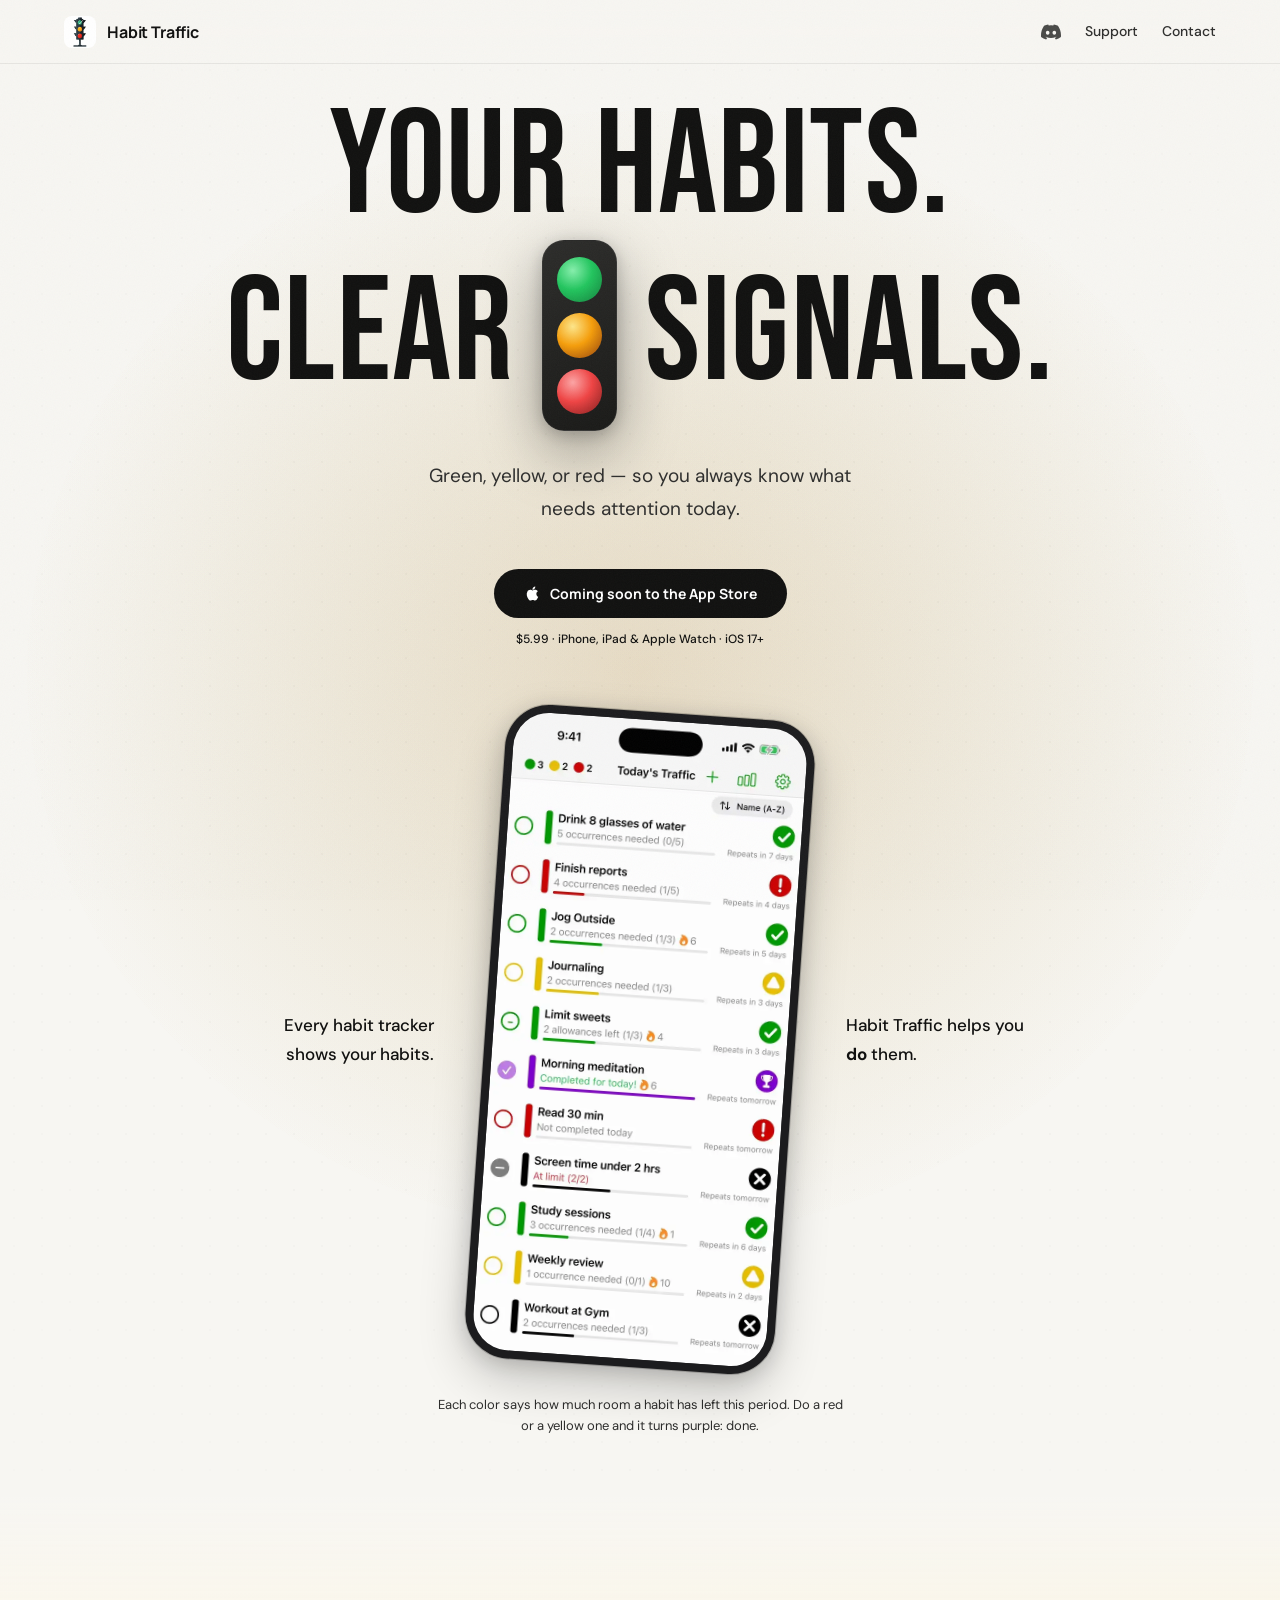
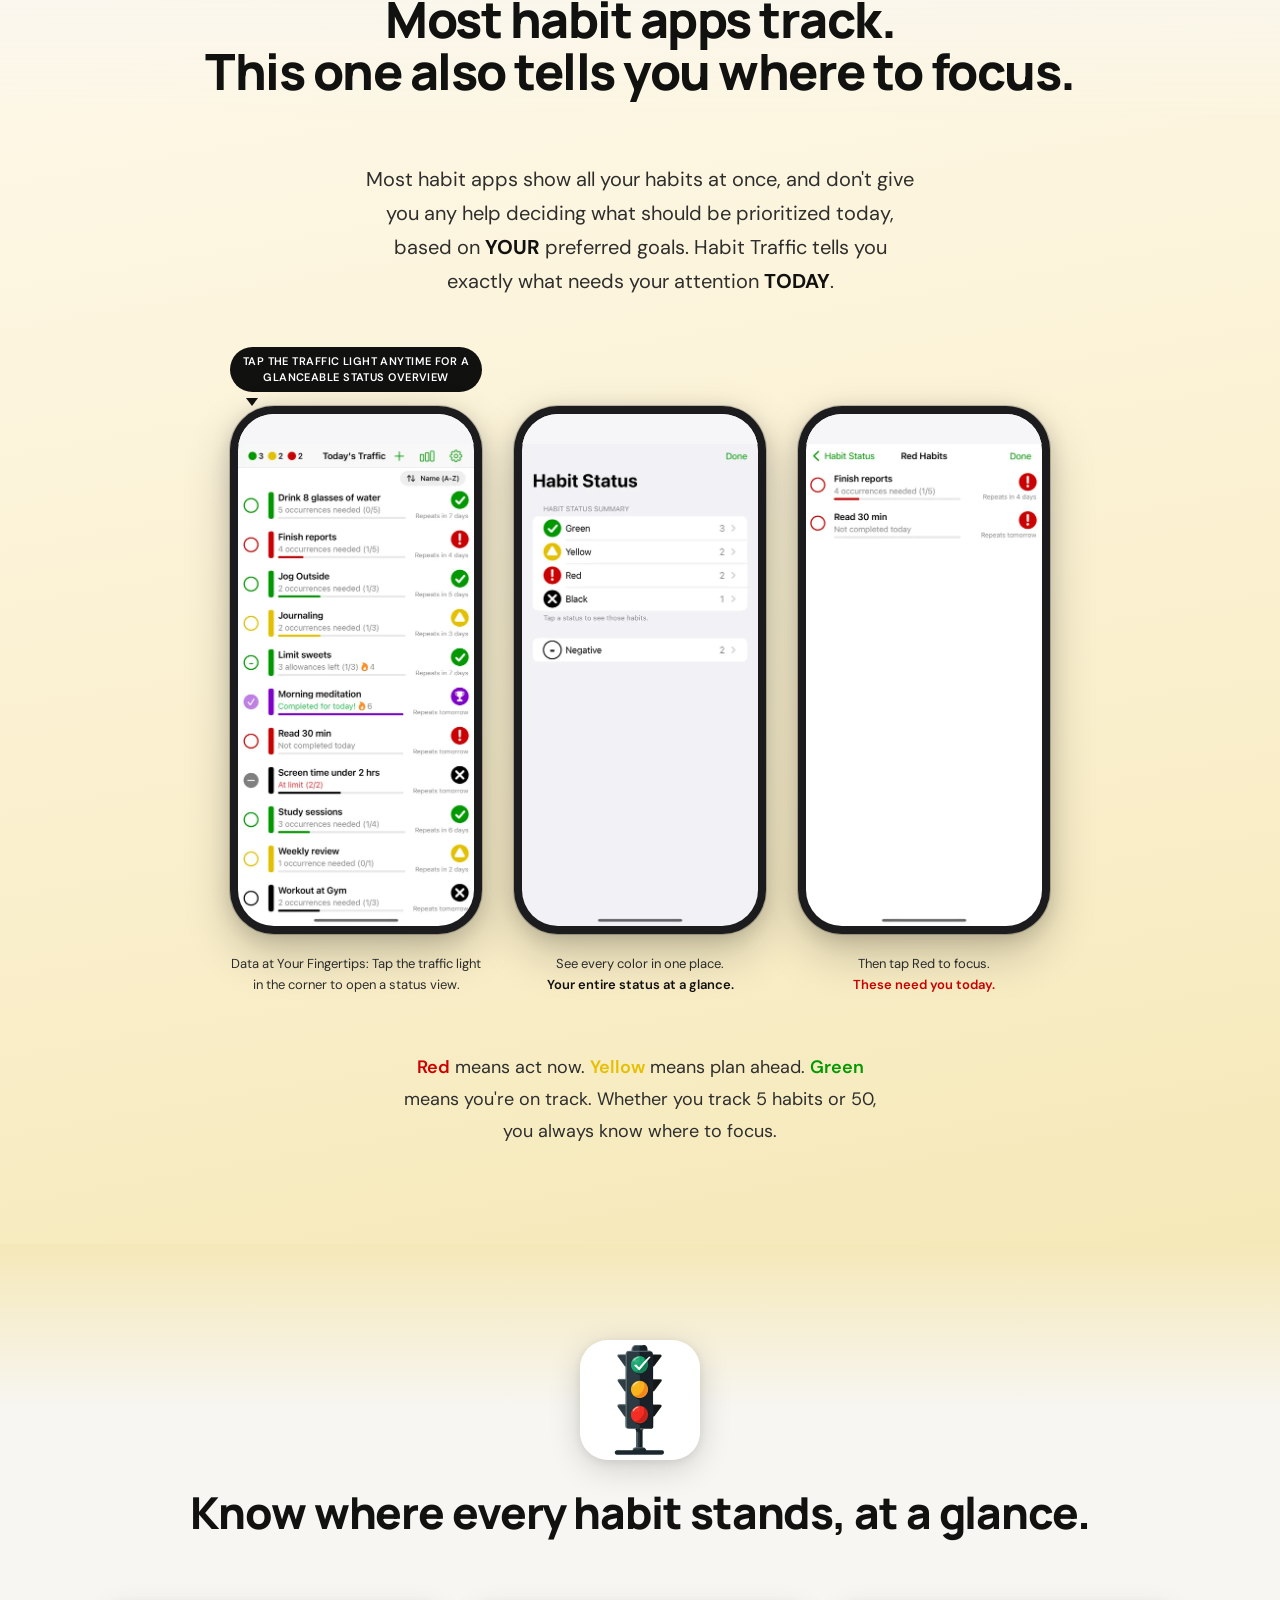
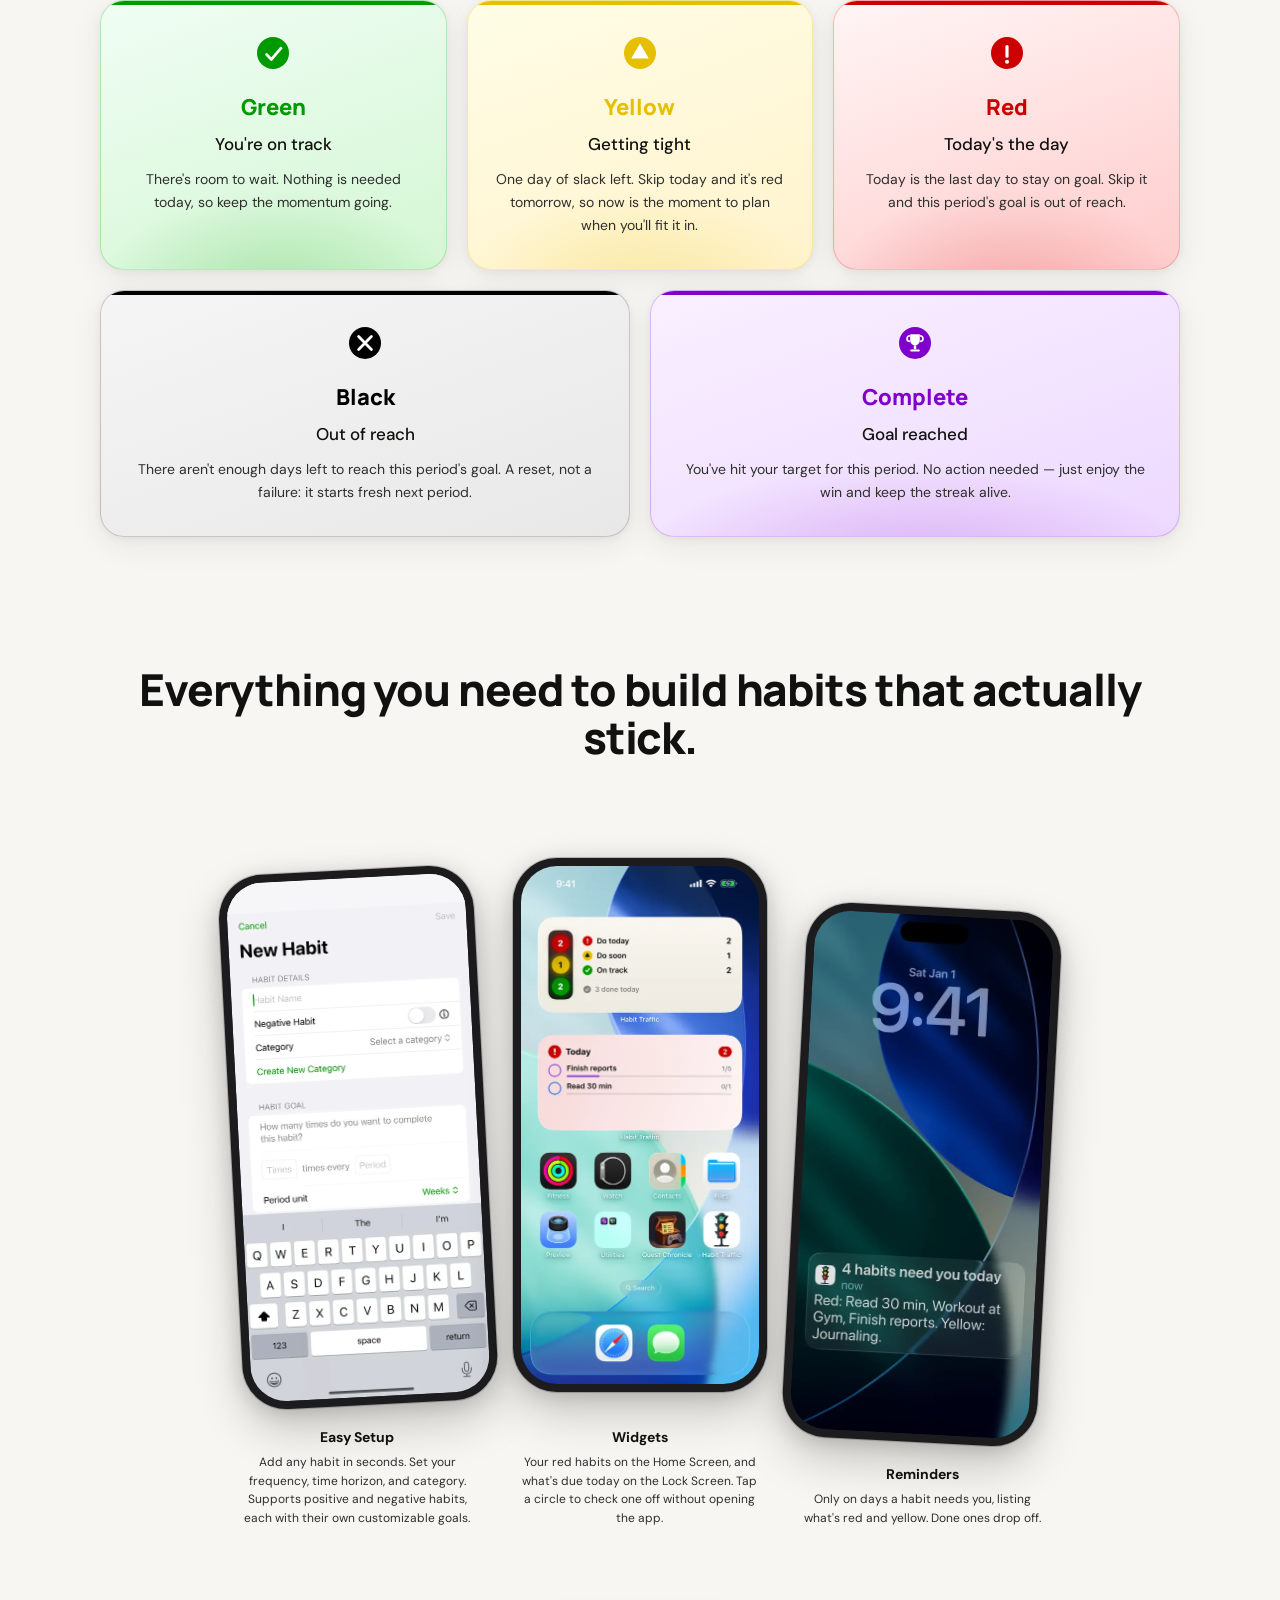
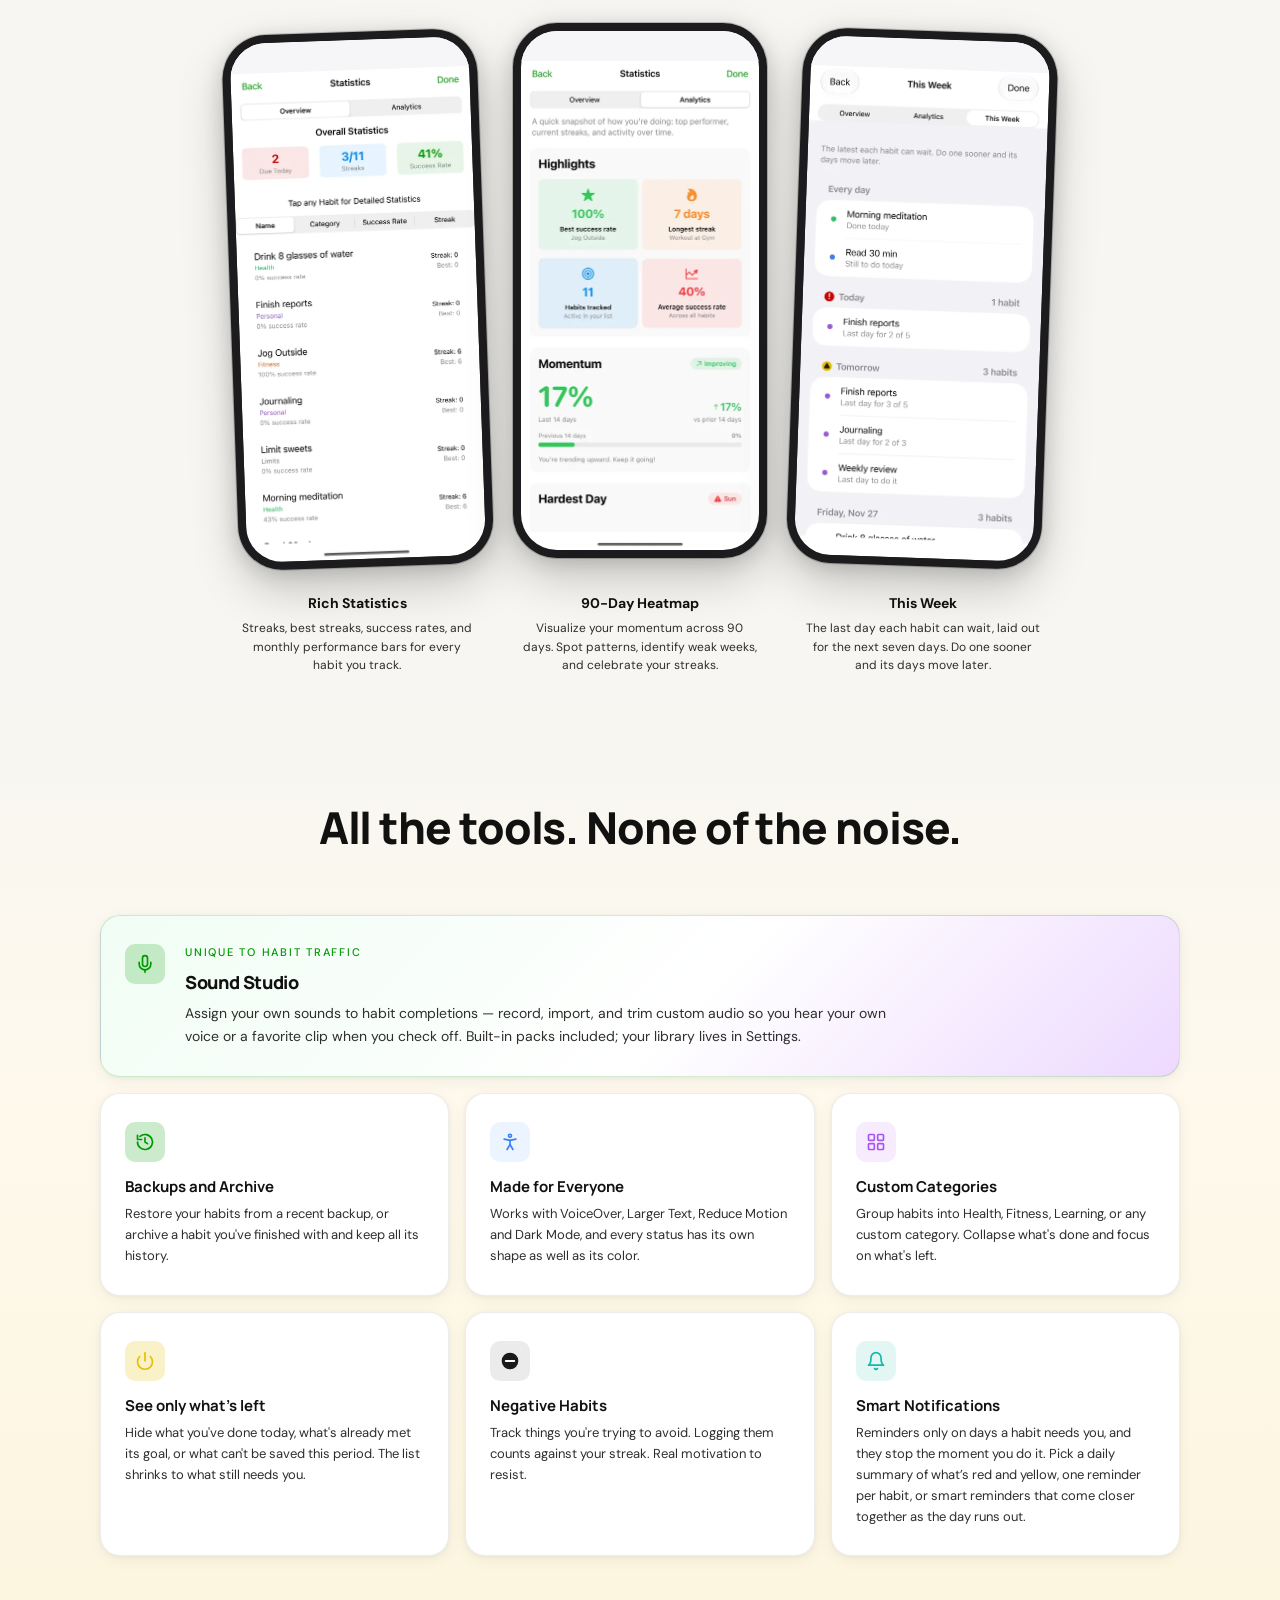
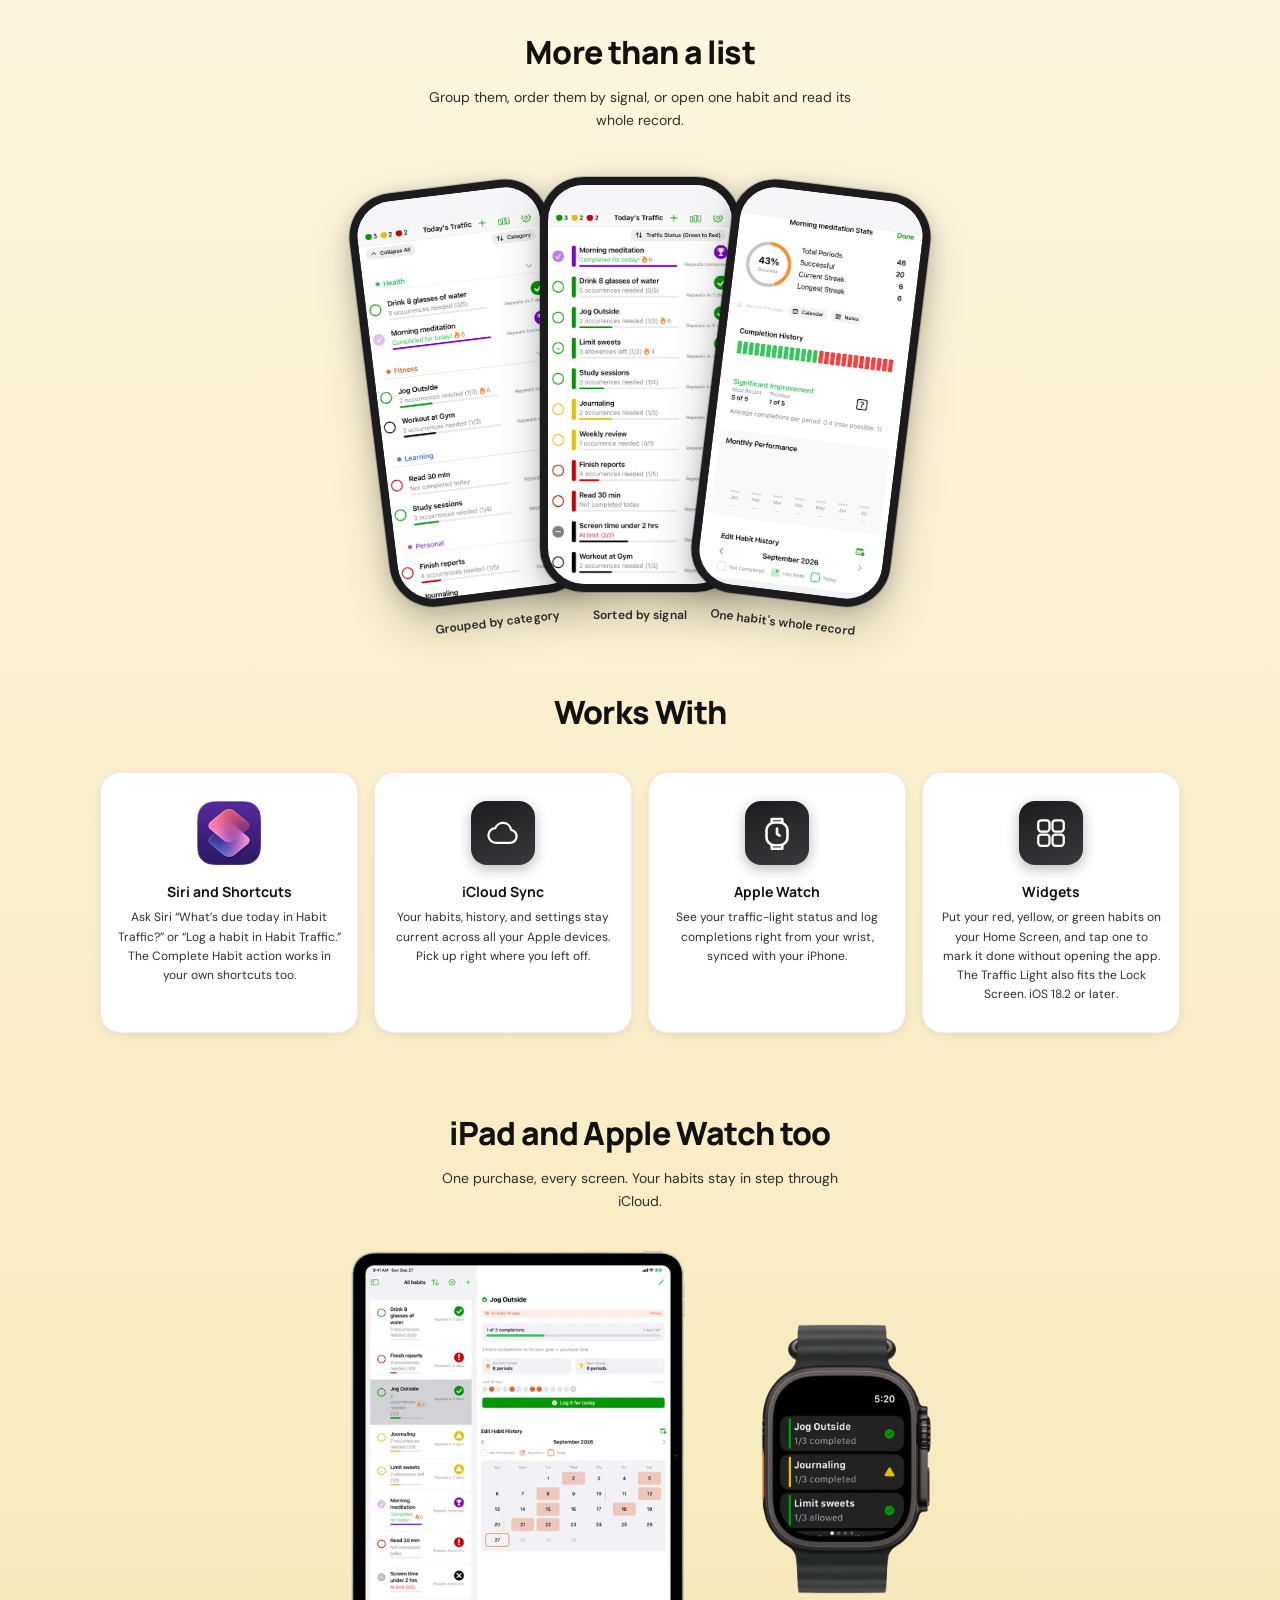
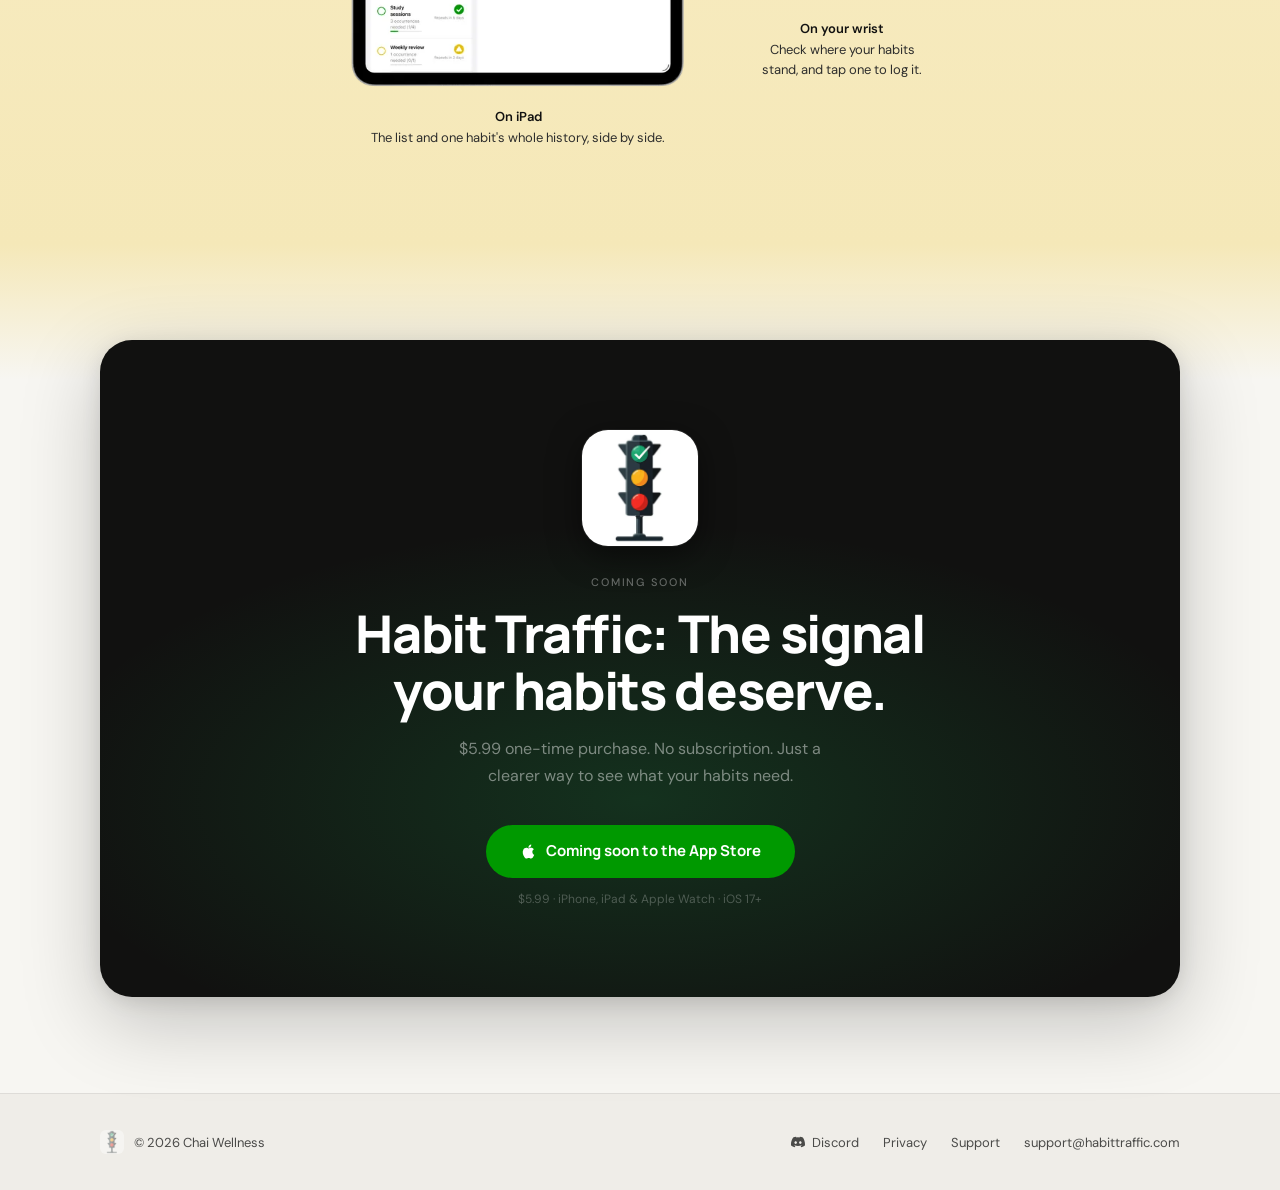
<file: index.html>
<!DOCTYPE html>
<html lang="en">
<head>
  <meta charset="UTF-8">
  <meta name="viewport" content="width=device-width, initial-scale=1.0">
  <title>Habit Traffic: Know Where Every Habit Stands</title>
  <meta name="description" content="Habit Traffic gives every routine a green, yellow, or red light, so you always know what needs your attention today.">
  <link rel="canonical" href="https://habittraffic.com/">

  <!-- Favicons -->
  <link rel="icon" href="favicon.ico" sizes="any">
  <link rel="icon" type="image/png" sizes="32x32" href="favicon-32x32.png">
  <link rel="icon" type="image/png" sizes="16x16" href="favicon-16x16.png">
  <link rel="apple-touch-icon" sizes="180x180" href="apple-touch-icon.png">

  <!-- Open Graph -->
  <meta property="og:type" content="website">
  <meta property="og:url" content="https://habittraffic.com/">
  <meta property="og:site_name" content="Habit Traffic">
  <meta property="og:title" content="Habit Traffic: Know Where Every Habit Stands">
  <meta property="og:description" content="Habit Traffic gives every routine a green, yellow, or red light, so you always know what needs your attention today.">
  <meta property="og:image" content="https://habittraffic.com/og-image.jpg">
  <meta property="og:image:type" content="image/jpeg">
  <meta property="og:image:width" content="1200">
  <meta property="og:image:height" content="630">
  <meta property="og:image:alt" content="Habit Traffic app icon next to the headline Your Habits. Clear Signals.">

  <!-- Twitter Card -->
  <meta name="twitter:card" content="summary_large_image">
  <meta name="twitter:url" content="https://habittraffic.com/">
  <meta name="twitter:title" content="Habit Traffic: Know Where Every Habit Stands">
  <meta name="twitter:description" content="Habit Traffic gives every routine a green, yellow, or red light, so you always know what needs your attention today.">
  <meta name="twitter:image" content="https://habittraffic.com/og-image.jpg">
  <meta name="twitter:image:alt" content="Habit Traffic app icon next to the headline Your Habits. Clear Signals.">

  <link rel="preconnect" href="https://fonts.googleapis.com">
  <link rel="preconnect" href="https://fonts.gstatic.com" crossorigin>
  <link rel="preload" as="style" href="https://fonts.googleapis.com/css2?family=Bebas+Neue&family=DM+Sans:opsz,wght@9..40,300;9..40,400;9..40,500&family=Manrope:wght@700;800&display=swap" onload="this.onload=null;this.rel='stylesheet'">
<noscript><link rel="stylesheet" href="https://fonts.googleapis.com/css2?family=Bebas+Neue&family=DM+Sans:opsz,wght@9..40,300;9..40,400;9..40,500&family=Manrope:wght@700;800&display=swap"></noscript>
  <style>
    /* ===== DESIGN TOKENS ===== */
    :root {
      --green:       #009900;
      --green-light: #D4F7D4;
      --green-mid:   rgba(0,153,0,0.20);
      --green-glow:  rgba(0,153,0,0.35);

      --yellow:      #E5BF00;
      --yellow-light:#FFF3CC;
      --yellow-mid:  rgba(229,191,0,0.22);
      --yellow-glow: rgba(229,191,0,0.35);

      --red:         #CC0000;
      --red-light:   #FFCCCC;
      --red-mid:     rgba(204,0,0,0.20);
      --red-glow:    rgba(204,0,0,0.35);

      --black:       #000000;
      --black-light: #E8E8E8;
      --black-mid:   rgba(0,0,0,0.10);
      --black-glow:  rgba(0,0,0,0.25);

      --purple:      #8000CC;
      --purple-light:#EDD9FF;
      --purple-mid:  rgba(128,0,204,0.18);
      --purple-glow: rgba(128,0,204,0.35);

      /* Page surfaces */
      --bg:          #F7F6F2;
      --bg2:         #EFEDE8;
      --surf:        #FFFFFF;
      --border:      rgba(0,0,0,0.07);
      --border-med:  rgba(0,0,0,0.11);

      /* Text */
      --text:        #111110;
      --muted:       #2E2E2D;
      --faint:       #4A4A48;

      /* Dark accent for CTA */
      --dark:        #111110;
      --dark-surf:   #1A1A18;
    }

    *, *::before, *::after { box-sizing: border-box; margin: 0; padding: 0; }
    html { scroll-behavior: smooth; -webkit-font-smoothing: antialiased; }
    body {
      background: var(--bg);
      color: var(--text);
      font-family: 'DM Sans', system-ui, sans-serif;
      line-height: 1.6;
      overflow-x: hidden;
    }

    /* Subtle grain overlay */
    body::after {
      content: '';
      position: fixed; inset: 0;
      pointer-events: none; z-index: 9000;
      opacity: 0.035;
      background: url("data:image/svg+xml,%3Csvg xmlns='http://www.w3.org/2000/svg' width='256' height='256'%3E%3Cfilter id='g'%3E%3CfeTurbulence type='fractalNoise' baseFrequency='0.88' numOctaves='4' stitchTiles='stitch'/%3E%3C/filter%3E%3Crect width='256' height='256' filter='url(%23g)'/%3E%3C/svg%3E");
    }

    /* ===== FONTS ===== */
    .f-display { font-family: 'Bebas Neue', sans-serif; line-height: 0.92; letter-spacing: 0.01em; }
    .f-head    { font-family: 'Manrope', sans-serif; }

    /* ===== TRAFFIC LIGHT CYCLING ===== */
    @keyframes chipFloat {
      0%,100% { transform: translateY(0px); }
      50%     { transform: translateY(-6px); }
    }
    @keyframes tl-pulse-g {
      0%,30%  { opacity:1; box-shadow:0 0 16px var(--green),0 0 40px rgba(0,153,0,0.5),0 0 80px rgba(0,153,0,0.2); }
      38%,100%{ opacity:0.13; box-shadow:inset 0 2px 6px rgba(0,0,0,0.35); }
    }
    @keyframes tl-pulse-y {
      0%,30%  { opacity:1; box-shadow:0 0 16px var(--yellow),0 0 40px rgba(229,191,0,0.5),0 0 80px rgba(229,191,0,0.2); }
      38%,100%{ opacity:0.13; box-shadow:inset 0 2px 6px rgba(0,0,0,0.35); }
    }
    @keyframes tl-pulse-r {
      0%,30%  { opacity:1; box-shadow:0 0 16px var(--red),0 0 40px rgba(204,0,0,0.5),0 0 80px rgba(204,0,0,0.2); }
      38%,100%{ opacity:0.13; box-shadow:inset 0 2px 6px rgba(0,0,0,0.35); }
    }

    /* Ambient glow on hero bg */
    @keyframes amb-g { 0%,30%{opacity:1}38%,100%{opacity:0} }
    @keyframes amb-y { 0%,30%{opacity:1}38%,100%{opacity:0} }
    @keyframes amb-r { 0%,30%{opacity:1}38%,100%{opacity:0} }

    .tl-bulb-g { animation: tl-pulse-g 6s ease-in-out infinite 0s; }
    .tl-bulb-y { animation: tl-pulse-y 6s ease-in-out infinite 2s; }
    .tl-bulb-r { animation: tl-pulse-r 6s ease-in-out infinite 4s; }
    .amb-g     { animation: amb-g 6s ease-in-out infinite 0s; }
    .amb-y     { animation: amb-y 6s ease-in-out infinite 2s; }
    .amb-r     { animation: amb-r 6s ease-in-out infinite 4s; }

    /* ===== NAV ===== */
    nav {
      position: fixed; top: 0; left: 0; right: 0; z-index: 100;
      display: flex; align-items: center; justify-content: space-between;
      padding: 0 clamp(20px, 6vw, 64px); height: 64px;
      background: rgba(247,246,242,0.88);
      backdrop-filter: blur(20px) saturate(1.2);
      -webkit-backdrop-filter: blur(20px) saturate(1.2);
      border-bottom: 1px solid var(--border);
    }

    .nav-link    { font-size: 14px; font-weight: 500; color: var(--muted); text-decoration: none; transition: color 0.2s; }
    .nav-link:hover { color: var(--text); }
    .nav-discord { color: var(--faint); display: flex; align-items: center; transition: color 0.2s; }
    .nav-discord:hover { color: #5865F2; }

    /* ===== HERO ===== */
    #hero {
      min-height: 100vh;
      display: flex; flex-direction: column; align-items: center; justify-content: center;
      text-align: center;
      padding: 100px clamp(20px, 8vw, 100px) 60px;
      position: relative; overflow: hidden;
      background: var(--bg);
    }

    /* Subtle dot grid */
    #hero::before {
      content: '';
      position: absolute; inset: 0; pointer-events: none;
      opacity: 0.4;
      background-image: radial-gradient(circle, rgba(0,0,0,0.065) 1px, transparent 1px);
      background-size: 28px 28px;
      mask-image: radial-gradient(ellipse 90% 80% at 50% 50%, black 30%, transparent 100%);
      -webkit-mask-image: radial-gradient(ellipse 90% 80% at 50% 50%, black 30%, transparent 100%);
    }

    /* Radial color wash cycling */
    .hero-amb { position:absolute;inset:0;pointer-events:none;transition:opacity 1s; }

    /* ===== SECTIONS ===== */
    .section { padding: 96px clamp(20px, 8vw, 100px); }
    .section-inner { max-width: 1100px; margin: 0 auto; }

    /* ===== PHONE ===== */
    .phone {
      border-radius: 44px;
      background: #fff;
      overflow: hidden;
      position: relative;
      padding: 28px 16px 14px;
      box-shadow:
        0 0 0 1px rgba(0,0,0,0.06),
        0 4px 16px rgba(0,0,0,0.06),
        0 20px 40px rgba(0,0,0,0.06);
    }
    .phone::before {
      content:''; position:absolute;inset:0;z-index:1;border-radius:inherit;
      background:linear-gradient(160deg,rgba(255,255,255,0.14) 0%,transparent 35%);
      pointer-events:none;
    }
    .phone img { width:100%;height:auto;display:block;vertical-align:middle; }
    /* "Screen inside phone" look: thin dark bezel, screenshot is the rounded screen (no rectangle-in-frame) */
    .phone.phone-screen {
      padding: 8px;
      background: #1c1c1e;
      box-shadow: 0 0 0 1px rgba(0,0,0,0.2), 0 4px 20px rgba(0,0,0,0.15), 0 20px 48px rgba(0,0,0,0.2);
    }
    .phone.phone-screen::before { display: none; }
    /* Fan of surfaces. Four screens that look DIFFERENT — a list, a summary, one habit, a
       chart — because a fan of near-identical screens reads as one screenshot repeated. */
    .fan {
      display: flex; justify-content: center; align-items: flex-end;
      flex-wrap: wrap; padding: 10px 0 0;
    }
    .fan-item {
      width: min(200px, 40vw); margin: 0;
      transform: rotate(var(--r)) translateY(var(--y, 0));
      transition: transform 0.45s cubic-bezier(0.34,1.56,0.64,1);
    }
    .fan-item + .fan-item { margin-left: -30px; }
    .fan-item:hover, .fan-item:focus-within {
      transform: rotate(0deg) translateY(-14px) scale(1.05); z-index: 20;
    }
    .fan-item figcaption {
      margin-top: 14px; text-align: center;
      font-size: 12px; font-weight: 600; color: var(--muted); letter-spacing: 0.01em;
    }
    /* At phone width the overlap hides the very thing the fan is showing, so it unfolds.
       A grid, not a flex row: `minmax(0, 1fr)` cannot overflow its container, whereas fixed
       item widths plus the 8px bezel on each phone pushed two columns past a 390px screen. */
    @media (max-width: 780px) {
      .fan { display: grid; grid-template-columns: repeat(2, minmax(0, 1fr)); gap: 20px 14px; }
      .fan-item { width: auto; transform: none; }
      .fan-item + .fan-item { margin-left: 0; }
      .fan-item:hover, .fan-item:focus-within { transform: translateY(-8px) scale(1.03); }
    }
    /* Below ~480px two phones side by side leave each one too small to read. One column. */
    @media (max-width: 480px) {
      .fan { grid-template-columns: minmax(0, 1fr); gap: 26px; justify-items: center; }
      .fan-item { max-width: 240px; }
    }
    .phone-status-crop {
      overflow: hidden;
      border-radius: 36px;
      position: relative;
    }
    .phone-status-crop img {
      width: 100%;
      height: auto;
      display: block;
      vertical-align: middle;
    }
    /* The hero video: same screen shape as the screenshots, its own clean 9:41 status bar, so no mask. */
    .phone-status-crop video { width: 100%; height: auto; display: block; }
    .phone-status-crop.is-video::before { display: none; }
    /* Home and Lock Screen captures keep their own status bar and wallpaper; the grey mask would show. */
    .phone-status-crop.no-mask::before { display: none; }
    /* Mask out OS status bar area on all screenshots */
    .phone-status-crop::before {
      content: '';
      position: absolute;
      left: 0;
      right: 0;
      top: 0;
      height: 30px; /* tall enough to cover full iOS status bar in all shots */
      background: #F6F6F8;
      opacity: 1;
      pointer-events: none;
    }
    /* Callout above first screenshot – points down to traffic light (not part of screenshot) */
    .callout-slot {
      height: 52px;
      display: flex;
      flex-direction: column;
      justify-content: flex-end;
    }
    .callout-above {
      display: flex;
      flex-direction: column;
      align-items: flex-start;
    }
    .callout-above-label {
      display: inline-block;
      padding: 6px 12px;
      border-radius: 999px;
      background: var(--dark);
      color: #fff;
      font-size: 11px;
      font-weight: 600;
      letter-spacing: 0.04em;
      text-transform: uppercase;
    }
    .callout-above-arrow {
      display: block;
      margin-top: 6px;
      margin-left: 16px;
      width: 0;
      height: 0;
      border-left: 6px solid transparent;
      border-right: 6px solid transparent;
      border-top: 8px solid var(--dark);
    }
    a:hover .phone { transform:translateY(-6px) scale(1.02); }
    a:focus-visible .phone { outline:3px solid var(--green);outline-offset:4px; }
    /* Wrapper that gives rotated phones room to breathe */
    .phone-wrap { overflow: visible; }
    .screen-row  { overflow: visible !important; padding-top: 28px; }

    /* Screenshot click: expand a bit in place, not full page */
    .screenshot-wrap { position: relative; display: inline-block; }
    .screenshot-overlay {
      position: fixed; inset: 0; background: rgba(0,0,0,0.45);
      z-index: 1000; opacity: 0; pointer-events: none;
      transition: opacity 0.25s ease;
      display: flex; align-items: center; justify-content: center;
    }
    .screenshot-overlay.on { opacity: 1; pointer-events: auto; cursor: pointer; }
    /* The enlarged phone is a COPY placed in the overlay. Enlarging the original in place never
       worked: every phone sits inside a scroll-reveal row whose transform turns position:fixed
       into "fixed to that row", and the hero phone's inline tilt overrode the centring
       transform, so all ten landed off-screen (2026-10-04). */
    .screenshot-overlay .phone.zoomed {
      transform: scale(var(--z, 1.35)); transform-origin: center;
      animation: zoomIn 0.25s cubic-bezier(0.34,1.56,0.64,1);
    }
    @keyframes zoomIn { from { transform: scale(calc(var(--z, 1.35) * 0.8)); opacity: 0.6; } }
    @media (prefers-reduced-motion: reduce) { .screenshot-overlay .phone.zoomed { animation: none; } }
    .screenshot-wrap .phone { transition: transform 0.3s cubic-bezier(0.34,1.56,0.64,1); }

    /* ===== SIGNAL CARDS (light with color) ===== */
    .scard {
      background: var(--surf);
      border-radius: 24px;
      padding: 36px 24px 32px;
      text-align: center;
      position: relative;
      overflow: hidden;
      box-shadow: 0 2px 8px rgba(0,0,0,0.05), 0 8px 32px rgba(0,0,0,0.07);
      border: 1px solid var(--border);
      cursor: default;
      user-select: none;
    }
    /* Colored wash backgrounds, with the soft glow at the bottom drawn as a radial gradient.
       The glow used to be a 220px circle under filter:blur(55px) inside this clipped, rounded,
       scroll-animated card; browsers rasterise that blur in tiles and the clip cut them with
       hard edges, which showed as rectangles and seams across the cards (2026-10-04). */
    .scard.g { background: radial-gradient(ellipse 75% 60% at 50% 112%, rgba(0,153,0,0.22), rgba(0,153,0,0) 70%), linear-gradient(160deg, #F0FDF4, var(--green-light)); border-color: rgba(0,153,0,0.22); }
    .scard.y { background: radial-gradient(ellipse 75% 60% at 50% 112%, rgba(229,191,0,0.24), rgba(229,191,0,0) 70%), linear-gradient(160deg, #FFFDE7, var(--yellow-light)); border-color: rgba(229,191,0,0.28); }
    .scard.r { background: radial-gradient(ellipse 75% 60% at 50% 112%, rgba(204,0,0,0.20), rgba(204,0,0,0) 70%), linear-gradient(160deg, #FFF5F5, var(--red-light));   border-color: rgba(204,0,0,0.22); }
    .scard.b { background: linear-gradient(160deg, #F5F5F5, var(--black-light)); border-color: rgba(0,0,0,0.18); }
    .scard.p { background: radial-gradient(ellipse 75% 60% at 50% 112%, rgba(128,0,204,0.20), rgba(128,0,204,0) 70%), linear-gradient(160deg, #F9F0FF, var(--purple-light)); border-color: rgba(128,0,204,0.22); }
    /* Top color bar */
    .scard::before {
      content:''; position:absolute;
      top:0;left:0;right:0;height:4px;
    }
    .scard.g::before { background: var(--green); }
    .scard.y::before { background: var(--yellow); }
    .scard.r::before { background: var(--red); }
    .scard.b::before { background: var(--black); }
    .scard.p::before { background: var(--purple); }
    /* The three lights sit in column wrappers; each card fills its row so they line up. */
    .lights-grid > div > .scard { flex: 1; }

    /* ===== FEATURE CARD ===== */
    .feat {
      border: 1px solid var(--border);
      border-radius: 20px;
      padding: 28px 24px;
      background: var(--surf);
      box-shadow: 0 1px 4px rgba(0,0,0,0.04), 0 4px 16px rgba(0,0,0,0.05);
      transition: box-shadow 0.25s, transform 0.3s cubic-bezier(0.34,1.56,0.64,1);
    }
    .feat:hover {
      box-shadow: 0 4px 16px rgba(0,0,0,0.07), 0 12px 32px rgba(0,0,0,0.09);
      transform: translateY(-4px);
    }
    .feat-icon {
      width: 40px; height: 40px; border-radius: 10px;
      display: flex; align-items: center; justify-content: center;
      margin-bottom: 14px;
    }

    /* ===== PILL LABEL ===== */
    .label {
      font-size: 11px; font-weight: 500;
      letter-spacing: 0.16em; text-transform: uppercase;
      color: var(--faint);
    }

    /* ===== BUTTON ===== */
    .btn {
      display: inline-flex; align-items: center; gap: 9px;
      padding: 14px 30px; border-radius: 100px;
      font-family: 'Manrope', sans-serif; font-weight: 700; font-size: 14px;
      text-decoration: none; cursor: pointer; border: none;
      transition: transform 0.25s cubic-bezier(0.34,1.56,0.64,1), box-shadow 0.25s;
    }
    .btn-dark { background: var(--dark); color: #fff; }
    .btn-dark:hover {
      transform: translateY(-2px) scale(1.02);
      box-shadow: 0 8px 28px rgba(0,0,0,0.3);
    }
    .btn-green { background: var(--green); color: #fff; }
    .btn-green:hover {
      transform: translateY(-2px) scale(1.02);
      box-shadow: 0 8px 28px var(--green-glow);
    }
    .btn-outline {
      background: transparent; color: var(--text);
      border: 1.5px solid var(--border-med);
    }
    .btn-outline:hover {
      background: var(--surf);
      transform: translateY(-2px);
      box-shadow: 0 4px 16px rgba(0,0,0,0.08);
    }

    /* ===== SCROLL REVEAL ===== */
    .rv {
      opacity: 0; transform: translateY(24px);
      transition: opacity 0.65s cubic-bezier(0.16,1,0.3,1), transform 0.65s cubic-bezier(0.16,1,0.3,1);
    }
    .rv.in { opacity: 1; transform: none; }
    .d1 { transition-delay: 0.06s; }
    .d2 { transition-delay: 0.12s; }
    .d3 { transition-delay: 0.18s; }
    .d4 { transition-delay: 0.24s; }
    .d5 { transition-delay: 0.30s; }
    .d6 { transition-delay: 0.36s; }

    /* ===== MISC ===== */
    a { color: inherit; text-decoration: none; }
    img { display: block; }
    .hr { height: 1px; background: var(--border); border: none; }

    /* ===== STAT BADGE ===== */
    .stat-badge {
      display: inline-flex; align-items: center; gap: 8px;
      background: var(--surf); border: 1px solid var(--border);
      border-radius: 100px; padding: 8px 16px;
      font-size: 13px; font-weight: 500; color: var(--muted);
      box-shadow: 0 2px 8px rgba(0,0,0,0.05);
    }

    /* ===== RESPONSIVE ===== */
    @media (max-width: 768px) {
      .phones-grid { grid-template-columns: 1fr !important; }
      .phones-grid > *:not(:nth-child(2)) { display: none; }
      .feat-grid   { grid-template-columns: 1fr 1fr !important; }
      .lights-grid { grid-template-columns: 1fr !important; }
      .hero-phone-row { flex-direction: column !important; gap: 28px !important; }
      .hero-phone-row .hero-side-copy { max-width: 100% !important; text-align: center !important; }
      .why-phones-grid { grid-template-columns: 1fr !important; max-width: 300px !important; margin-left: auto !important; margin-right: auto !important; }
      .feat-phones-grid { grid-template-columns: 1fr !important; max-width: 300px !important; margin-left: auto !important; margin-right: auto !important; }
      .bottom-cards-grid { grid-template-columns: 1fr !important; }
      .integrations-grid { grid-template-columns: 1fr 1fr !important; }
    }
    @media (max-width: 520px) {
      .feat-grid { grid-template-columns: 1fr !important; }
      .integrations-grid { grid-template-columns: 1fr !important; }
    }
    @media (max-width: 640px) {
      /* Reduce section padding so gaps between sections aren't huge */
      .section { padding: 56px clamp(16px, 5vw, 32px) !important; }
      /* CTA section: flush to edges on mobile, dark block fills width */
      .section.cta-section { padding: 0 !important; }
      .section.cta-section .section-inner { max-width: 100%; }
      .section.cta-section .rv { border-radius: 0 !important; }
      /* CTA heading smaller on mobile */
      .cta-heading { font-size: clamp(20px, 5.5vw, 28px) !important; line-height: 1.15 !important; }
      /* CTA button: smaller font, don't wrap */
      .cta-btn { font-size: 13px !important; padding: 13px 22px !important; }
      /* Integrations: 2 columns on small screens */
      .integrations-grid { grid-template-columns: 1fr 1fr !important; }
      /* Callout pill: allow wrapping */
      .callout-above-label { font-size: 11px !important; }
    }
    [hidden]{display:none!important}
</style>
  <!-- tailwind.css is built, not live: after adding or changing Tailwind classes here, run npx tailwindcss@3.4.17 -i tailwind.in.css -o tailwind.css --minify -->
  <link rel="stylesheet" href="tailwind.css?v=1">
</head>
<body>

<!-- ════════════════════ NAVBAR ════════════════════ -->
<nav>
  <a href="#" style="display:flex;align-items:center;gap:11px;">
    <img data-ext="png" width="1024" height="1024" decoding="async" src="brand_assets/small/Habbit-AppIcon-1-480.webp" srcset="brand_assets/small/Habbit-AppIcon-1-480.webp 480w" sizes="(max-width: 500px) 29vw, (max-width: 1000px) 16vw, 120px" alt="Habit Traffic"
         style="width:32px;height:32px;border-radius:8px;flex-shrink:0;">
    <span class="f-head" style="font-size:16px;font-weight:700;color:var(--text);letter-spacing:-0.01em;">Habit Traffic</span>
  </a>
  <div style="display:flex;align-items:center;gap:24px;">
    <a href="https://discord.gg/UMyVU4ZVkx" target="_blank" rel="noopener" class="nav-discord" title="Discord community">
      <svg width="20" height="20" viewBox="0 0 127.14 96.36" fill="currentColor">
        <path d="M107.7,8.07A105.15,105.15,0,0,0,81.47,0a72.06,72.06,0,0,0-3.36,6.83A97.68,97.68,0,0,0,49,6.83,72.37,72.37,0,0,0,45.64,0,105.89,105.89,0,0,0,19.39,8.09C2.79,32.65-1.71,56.6.54,80.21h0A105.73,105.73,0,0,0,32.71,96.36,77.7,77.7,0,0,0,39.6,85.25a68.42,68.42,0,0,1-10.85-5.18c.91-.66,1.8-1.34,2.66-2a75.57,75.57,0,0,0,64.32,0c.87.71,1.76,1.39,2.66,2a68.68,68.68,0,0,1-10.87,5.19,77,77,0,0,0,6.89,11.1A105.25,105.25,0,0,0,126.6,80.22h0C129.24,52.84,122.09,29.11,107.7,8.07ZM42.45,65.69C36.18,65.69,31,60,31,53s5-12.74,11.43-12.74S54,46,53.89,53,48.84,65.69,42.45,65.69Zm42.24,0C78.41,65.69,73.25,60,73.25,53s5-12.74,11.44-12.74S96.23,46,96.12,53,91.08,65.69,84.69,65.69Z"/>
      </svg>
    </a>
    <a href="support.html" class="nav-link">Support</a>
    <a href="mailto:support@habittraffic.com" class="nav-link">Contact</a>
  </div>
</nav>


<!-- ════════════════════ HERO ════════════════════ -->
<main style="display:contents">
<section id="hero">

  <!-- Cycling ambient color washes -->
  <div class="hero-amb amb-g" style="background:radial-gradient(ellipse 70% 55% at 50% 45%,rgba(34,197,94,0.09) 0%,transparent 70%);"></div>
  <div class="hero-amb amb-y" style="background:radial-gradient(ellipse 70% 55% at 50% 45%,rgba(245,158,11,0.09) 0%,transparent 70%);"></div>
  <div class="hero-amb amb-r" style="background:radial-gradient(ellipse 70% 55% at 50% 45%,rgba(239,68,68,0.09) 0%,transparent 70%);"></div>

  <div style="position:relative;z-index:1;max-width:920px;width:100%;">


    <!-- Main headline -->
    <div class="rv d1">
      <div class="f-display" style="font-size:clamp(60px,13vw,148px);color:var(--text);">YOUR HABITS.</div>
    </div>

    <!-- Second line with traffic light embedded -->
    <div class="rv d2" style="display:flex;align-items:center;justify-content:center;gap:clamp(10px,2.5vw,28px);margin:4px 0 8px;">
      <div class="f-display" style="font-size:clamp(60px,13vw,148px);color:var(--text);">CLEAR</div>

      <!-- Traffic light widget -->
      <div style="flex-shrink:0;">
        <div style="
          background: linear-gradient(160deg,#2C2C2A,#1A1A18);
          border-radius: clamp(14px,2.2vw,22px);
          padding: clamp(10px,1.4vw,16px) clamp(9px,1.2vw,14px);
          border: 1px solid rgba(255,255,255,0.06);
          box-shadow: 0 20px 60px rgba(0,0,0,0.35), 0 4px 16px rgba(0,0,0,0.2), 0 0 0 1px rgba(255,255,255,0.04);
          display:flex;flex-direction:column;gap:clamp(6px,1vw,11px);
        ">
          <div class="tl-bulb-g" style="width:clamp(28px,3.5vw,46px);height:clamp(28px,3.5vw,46px);border-radius:50%;background:radial-gradient(circle at 35% 30%,#86EFAC,#22C55E 45%,#15803D);"></div>
          <div class="tl-bulb-y" style="width:clamp(28px,3.5vw,46px);height:clamp(28px,3.5vw,46px);border-radius:50%;background:radial-gradient(circle at 35% 30%,#FDE68A,#F59E0B 45%,#92400E);"></div>
          <div class="tl-bulb-r" style="width:clamp(28px,3.5vw,46px);height:clamp(28px,3.5vw,46px);border-radius:50%;background:radial-gradient(circle at 35% 30%,#FCA5A5,#EF4444 45%,#7F1D1D);"></div>
        </div>
      </div>

      <div class="f-display" style="font-size:clamp(60px,13vw,148px);color:var(--text);">SIGNALS.</div>
    </div>

    <p class="rv d3" style="font-size:clamp(16px,2vw,19px);color:var(--muted);max-width:480px;margin:28px auto 44px;line-height:1.75;">
      Green, yellow, or red — so you always know what needs attention today.
    </p>

    <div class="rv d4" style="display:flex;align-items:center;justify-content:center;gap:12px;flex-wrap:wrap;">
      <a class="btn btn-dark" data-store-live hidden href="#">
        <svg width="17" height="17" viewBox="0 0 24 24" fill="currentColor">
          <path d="M18.71 19.5c-.83 1.24-1.71 2.45-3.05 2.47-1.34.03-1.77-.79-3.29-.79-1.53 0-2 .77-3.27.82-1.31.05-2.3-1.32-3.14-2.53C4.25 17 2.94 12.45 4.7 9.39c.87-1.52 2.43-2.48 4.12-2.51 1.28-.02 2.5.87 3.29.87.78 0 2.26-1.07 3.8-.91.65.03 2.47.26 3.64 1.98-.09.06-2.17 1.28-2.15 3.81.03 3.02 2.65 4.03 2.68 4.04-.03.07-.42 1.44-1.38 2.83M13 3.5c.73-.83 1.94-1.46 2.94-1.5.13 1.17-.34 2.35-1.04 3.19-.69.85-1.83 1.51-2.95 1.42-.15-1.15.41-2.35 1.05-3.11z"/>
        </svg>
        Download on the App Store
      </a>
      <span class="btn btn-dark" data-store-soon style="cursor:default;">
        <svg width="17" height="17" viewBox="0 0 24 24" fill="currentColor">
          <path d="M18.71 19.5c-.83 1.24-1.71 2.45-3.05 2.47-1.34.03-1.77-.79-3.29-.79-1.53 0-2 .77-3.27.82-1.31.05-2.3-1.32-3.14-2.53C4.25 17 2.94 12.45 4.7 9.39c.87-1.52 2.43-2.48 4.12-2.51 1.28-.02 2.5.87 3.29.87.78 0 2.26-1.07 3.8-.91.65.03 2.47.26 3.64 1.98-.09.06-2.17 1.28-2.15 3.81.03 3.02 2.65 4.03 2.68 4.04-.03.07-.42 1.44-1.38 2.83M13 3.5c.73-.83 1.94-1.46 2.94-1.5.13 1.17-.34 2.35-1.04 3.19-.69.85-1.83 1.51-2.95 1.42-.15-1.15.41-2.35 1.05-3.11z"/>
        </svg>
        Coming soon to the App Store
      </span>
    </div>
    <div class="rv d4" style="margin-top:12px;font-size:12px;font-weight:500;color:var(--text);">$5.99 · iPhone, iPad &amp; Apple Watch · iOS 17+</div>

    <!-- Hero phone mockup with side copy -->
    <div class="rv d5 hero-phone-row" style="margin-top:64px;display:flex;align-items:center;justify-content:center;gap:clamp(24px,4vw,56px);">

      <!-- Left copy -->
      <div class="hero-side-copy" style="flex:1;max-width:200px;text-align:right;">
        <div style="font-family:'DM Sans',sans-serif;">
          <p style="font-size:clamp(14px,1.6vw,17px);font-weight:500;color:var(--text);line-height:1.65;margin:0;">Every habit tracker shows your habits.</p>
        </div>
      </div>

      <!-- Phone -->
      <div class="screenshot-wrap" role="button" tabindex="0" style="cursor:pointer;flex-shrink:0;" title="Click to expand">
        <div class="phone phone-screen" style="width:min(310px,58vw);transform:rotate(4deg);transition:transform 0.4s cubic-bezier(0.34,1.56,0.64,1);"
          onmouseover="this.style.transform='rotate(1deg) scale(1.02)'"
          onmouseout="this.style.transform='rotate(4deg)'">
          <div class="phone-status-crop is-video"><video data-themed="traffic-demo" autoplay muted loop playsinline preload="none" width="600" height="1304"
              poster="brand_assets/traffic-demo-poster.webp" aria-label="Habit Traffic's Today's Traffic list: Journaling opens to show 1 of 3 completions with 3 days left, then Read 30 min goes from red to purple and Weekly review from yellow to purple as they are completed">
            <!-- film set by the script below as it comes on screen -->
          </video></div>
        </div>
      </div>

      <!-- Right copy -->
      <div class="hero-side-copy" style="flex:1;max-width:200px;text-align:left;">
        <p style="font-family:'DM Sans',sans-serif;font-size:clamp(14px,1.6vw,17px);font-weight:500;color:var(--text);line-height:1.7;margin:0;">Habit Traffic helps you <strong style="font-weight:700;">do</strong> them.</p>
      </div>

    </div>
    <p class="rv d5" style="font-size:13px;color:var(--muted);line-height:1.6;max-width:420px;margin:28px auto 0;">Each color says how much room a habit has left this period. Do a red or a yellow one and it turns purple: done.</p>

  </div>
</section>


<!-- ════════════════════ WHY HABIT TRAFFIC ════════════════════ -->
<section class="section" style="background:linear-gradient(180deg,var(--bg) 0,rgba(247,246,242,0) 220px),linear-gradient(170deg,#FEF9EC 0%,#FAF0CE 60%,#F5E8B8 100%);">
  <div class="section-inner">

    <div class="rv" style="text-align:center;margin-bottom:64px;">
      <h2 class="f-head" style="font-size:clamp(26px,4.5vw,50px);font-weight:800;letter-spacing:-0.03em;line-height:1.05;color:var(--text);">Most habit apps track.<br>This one also tells you where to focus.</h2>
    </div>

    <!-- Punchy intro -->
    <div class="rv" style="text-align:center;max-width:560px;margin:0 auto 56px;">
      <p style="font-size:clamp(16px,2vw,20px);color:var(--muted);line-height:1.7;">Most habit apps show all your habits at once, and don't give you any help deciding what should be prioritized today, based on <strong style="color:var(--text);">YOUR</strong> preferred goals. Habit Traffic tells you exactly what needs your attention <strong style="color:var(--text);">TODAY</strong>.</p>
    </div>

    <!-- Three phones: main view → status overview → red habits (click to expand a bit) -->
    <div class="screenshot-overlay" id="screenshotOverlay" aria-hidden="true"></div>
    <div class="why-phones-grid" style="display:grid;grid-template-columns:repeat(3,1fr);gap:clamp(16px,3vw,32px);align-items:flex-start;max-width:820px;margin:0 auto 56px;">

      <!-- 1. Main view with traffic light callout -->
      <div class="rv d1" style="text-align:center;display:flex;flex-direction:column;align-items:center;">
        <div class="callout-slot">
          <div class="callout-above">
            <span class="callout-above-label">Tap the Traffic Light Anytime for a Glanceable Status Overview</span>
            <span class="callout-above-arrow"></span>
          </div>
        </div>
        <div class="screenshot-wrap" role="button" tabindex="0" style="display:inline-block;cursor:pointer;" title="Click to expand">
          <div class="phone phone-screen" style="max-width:260px;margin:0 auto;">
            <div class="phone-status-crop">
              <img data-ext="png" width="1320" height="2868" decoding="async" loading="lazy" src="brand_assets/small/iphone-todays-traffic-800.webp" srcset="brand_assets/small/iphone-todays-traffic-480.webp 480w, brand_assets/small/iphone-todays-traffic-800.webp 800w" sizes="(max-width: 500px) 59vw, (max-width: 1000px) 32vw, 236px" alt="Today's Traffic: every habit with its traffic-light status, and the status summary in the top left corner">
            </div>
          </div>
        </div>
        <p style="font-size:13px;color:var(--muted);margin-top:20px;line-height:1.55;">Data at Your Fingertips: Tap the traffic light in the corner to open a status view.</p>
      </div>

      <!-- 2. Status summary -->
      <div class="rv d2" style="text-align:center;display:flex;flex-direction:column;align-items:center;">
        <div class="callout-slot" style="visibility:hidden;" aria-hidden="true"><!-- keeps columns aligned --></div>
        <div class="screenshot-wrap" role="button" tabindex="0" style="display:inline-block;cursor:pointer;" title="Click to expand">
          <div class="phone phone-screen" style="max-width:260px;margin:0 auto;">
            <div class="phone-status-crop"><img data-ext="png" width="1320" height="2868" decoding="async" loading="lazy" src="brand_assets/small/iphone-status-summary-800.webp" srcset="brand_assets/small/iphone-status-summary-480.webp 480w, brand_assets/small/iphone-status-summary-800.webp 800w" sizes="(max-width: 500px) 59vw, (max-width: 1000px) 32vw, 236px" alt="Habit Status Summary"></div>
          </div>
        </div>
        <p style="font-size:13px;color:var(--muted);margin-top:20px;line-height:1.55;">See every color in one place.<br><strong style="color:var(--text);font-weight:600;">Your entire status at a glance.</strong></p>
      </div>

      <!-- 3. Red habits list -->
      <div class="rv d3" style="text-align:center;display:flex;flex-direction:column;align-items:center;">
        <div class="callout-slot" style="visibility:hidden;" aria-hidden="true"><!-- keeps columns aligned --></div>
        <div class="screenshot-wrap" role="button" tabindex="0" style="display:inline-block;cursor:pointer;" title="Click to expand">
          <div class="phone phone-screen" style="max-width:260px;margin:0 auto;">
            <div class="phone-status-crop"><img data-ext="png" width="1320" height="2868" decoding="async" loading="lazy" src="brand_assets/small/iphone-red-habits-800.webp" srcset="brand_assets/small/iphone-red-habits-480.webp 480w, brand_assets/small/iphone-red-habits-800.webp 800w" sizes="(max-width: 500px) 59vw, (max-width: 1000px) 32vw, 236px" alt="Red Habits"></div>
          </div>
        </div>
        <p style="font-size:13px;color:var(--muted);margin-top:20px;line-height:1.55;">Then tap Red to focus.<br><strong style="color:var(--red);font-weight:600;">These need you today.</strong></p>
      </div>

    </div>

    <!-- Closer -->
    <div class="rv d4" style="text-align:center;max-width:500px;margin:0 auto;">
      <p style="font-size:clamp(15px,1.7vw,18px);color:var(--muted);line-height:1.8;"><strong style="color:var(--red);font-weight:600;">Red</strong> means act now. <strong style="color:var(--yellow);font-weight:600;">Yellow</strong> means plan ahead. <strong style="color:var(--green);font-weight:600;">Green</strong> means you're on track. Whether you track 5 habits or 50, you always know where to focus.</p>
    </div>

  </div>
</section>




<!-- ════════════════════ THREE LIGHTS ════════════════════ -->
<section class="section" style="background:linear-gradient(180deg,#F5E8B8 0%,var(--bg) 18%);padding-bottom:32px;">
  <div class="section-inner">

    <div class="rv" style="text-align:center;margin-bottom:64px;">
      <div style="display:flex;justify-content:center;margin-bottom:28px;">
        <img data-ext="png" width="1024" height="1024" decoding="async" src="brand_assets/small/Habbit-AppIcon-1-480.webp" srcset="brand_assets/small/Habbit-AppIcon-1-480.webp 480w" sizes="(max-width: 500px) 29vw, (max-width: 1000px) 16vw, 120px" alt="Habit Traffic" style="width:120px;height:120px;border-radius:28px;box-shadow:0 8px 32px rgba(0,0,0,0.16),0 2px 8px rgba(0,0,0,0.08);">
      </div>
      <h2 class="f-head" style="font-size:clamp(26px,4vw,44px);font-weight:800;letter-spacing:-0.025em;line-height:1.1;color:var(--text);">Know where every habit stands, at a glance.</h2>
    </div>

    <div class="lights-grid" style="display:grid;grid-template-columns:repeat(3,1fr);gap:20px;">

      <!-- Green -->
      <div style="display:flex;flex-direction:column;gap:14px;">
        <div class="scard g rv d1">
          <div style="margin:0 auto 22px;width:fit-content;"><svg width="32" height="32" viewBox="0 0 40 40" fill="none"><circle cx="20" cy="20" r="20" fill="#009900"/><path d="M12 22 L18 28 L30 14" stroke="white" stroke-width="3.5" stroke-linecap="round" stroke-linejoin="round"/></svg></div>
          <div class="f-head" style="font-size:22px;font-weight:800;color:var(--green);margin-bottom:8px;">Green</div>
          <div style="font-size:17px;font-weight:500;color:var(--text);margin-bottom:10px;">You're on track</div>
          <p style="font-size:14px;color:var(--muted);line-height:1.65;">There's room to wait. Nothing is needed today, so keep the momentum going.</p>
        </div>
      </div>

      <!-- Yellow -->
      <div style="display:flex;flex-direction:column;gap:14px;">
        <div class="scard y rv d2">
          <div style="margin:0 auto 22px;width:fit-content;"><svg width="32" height="32" viewBox="0 0 40 40" fill="none"><circle cx="20" cy="20" r="20" fill="#E5BF00"/><polygon points="20,8 31,27 9,27" fill="white"/></svg></div>
          <div class="f-head" style="font-size:22px;font-weight:800;color:var(--yellow);margin-bottom:8px;">Yellow</div>
          <div style="font-size:17px;font-weight:500;color:var(--text);margin-bottom:10px;">Getting tight</div>
          <p style="font-size:14px;color:var(--muted);line-height:1.65;">One day of slack left. Skip today and it's red tomorrow, so now is the moment to plan when you'll fit it in.</p>
        </div>
      </div>

      <!-- Red -->
      <div style="display:flex;flex-direction:column;gap:14px;">
        <div class="scard r rv d3">
          <div style="margin:0 auto 22px;width:fit-content;"><svg width="32" height="32" viewBox="0 0 40 40" fill="none"><circle cx="20" cy="20" r="20" fill="#CC0000"/><rect x="18" y="10" width="4" height="16" rx="2" fill="white"/><circle cx="20" cy="31" r="2.5" fill="white"/></svg></div>
          <div class="f-head" style="font-size:22px;font-weight:800;color:var(--red);margin-bottom:8px;">Red</div>
          <div style="font-size:17px;font-weight:500;color:var(--text);margin-bottom:10px;">Today's the day</div>
          <p style="font-size:14px;color:var(--muted);line-height:1.65;">Today is the last day to stay on goal. Skip it and this period's goal is out of reach.</p>
        </div>
      </div>

    </div>

    <!-- Black + Complete row -->
    <div class="bottom-cards-grid" style="display:grid;grid-template-columns:repeat(2,1fr);gap:20px;margin-top:20px;">

      <!-- Black -->
      <div class="scard b rv" style="flex:1;">
        <div style="margin:0 auto 22px;width:fit-content;"><svg width="32" height="32" viewBox="0 0 40 40" fill="none"><circle cx="20" cy="20" r="20" fill="#000000"/><path d="M12 12 L28 28 M28 12 L12 28" stroke="white" stroke-width="3.5" stroke-linecap="round"/></svg></div>
        <div class="f-head" style="font-size:22px;font-weight:800;color:var(--black);margin-bottom:8px;">Black</div>
        <div style="font-size:17px;font-weight:500;color:var(--text);margin-bottom:10px;">Out of reach</div>
        <p style="font-size:14px;color:var(--muted);line-height:1.65;">There aren't enough days left to reach this period's goal. A reset, not a failure: it starts fresh next period.</p>
      </div>

      <!-- Complete -->
      <div class="scard p rv" style="flex:1;">
        <div style="margin:0 auto 22px;width:fit-content;"><svg width="32" height="32" viewBox="0 0 40 40" fill="none"><circle cx="20" cy="20" r="20" fill="#8000CC"/><path d="M14 9 h12 v8 a6 6 0 0 1-12 0 Z" fill="white"/><path d="M14 11 Q10 11 10 15 Q10 18 14 18" stroke="white" stroke-width="2" fill="none"/><path d="M26 11 Q30 11 30 15 Q30 18 26 18" stroke="white" stroke-width="2" fill="none"/><rect x="18.5" y="23" width="3" height="5" fill="white"/><rect x="14" y="28" width="12" height="2.5" rx="1.25" fill="white"/></svg></div>
        <div class="f-head" style="font-size:22px;font-weight:800;color:var(--purple);margin-bottom:8px;">Complete</div>
        <div style="font-size:17px;font-weight:500;color:var(--text);margin-bottom:10px;">Goal reached</div>
        <p style="font-size:14px;color:var(--muted);line-height:1.65;">You've hit your target for this period. No action needed — just enjoy the win and keep the streak alive.</p>
      </div>

    </div>
  </div>
</section>




<!-- ════════════════════ SCREENSHOTS ════════════════════ -->
<section class="section" style="background:var(--bg);padding-bottom:32px;">
  <div class="section-inner">

    <div class="rv" style="text-align:center;margin-bottom:64px;">

      <h2 class="f-head" style="font-size:clamp(26px,4vw,44px);font-weight:800;letter-spacing:-0.025em;line-height:1.1;color:var(--text);">Everything you need to build habits that actually stick.</h2>
    </div>

    <!-- Row 1: 3 phones (click to expand) -->
    <div class="feat-phones-grid" style="display:grid;grid-template-columns:repeat(3,1fr);gap:28px;align-items:end;max-width:820px;margin:0 auto 72px;overflow:visible;padding-top:32px;">

      <div class="rv d1">
        <div class="screenshot-wrap" role="button" tabindex="0" style="cursor:pointer;display:inline-block;" title="Click to expand">
          <div class="phone phone-screen" style="transform:rotate(-3deg) translateY(12px);">
            <div class="phone-status-crop"><img data-ext="png" width="1320" height="2868" decoding="async" loading="lazy" src="brand_assets/small/iphone-new-habit-800.webp" srcset="brand_assets/small/iphone-new-habit-480.webp 480w, brand_assets/small/iphone-new-habit-800.webp 800w, brand_assets/small/iphone-new-habit-1200.webp 1200w" sizes="(max-width: 500px) 69vw, (max-width: 1000px) 37vw, 239px" alt="Easy Setup"></div>
          </div>
        </div>
        <div style="text-align:center;margin-top:28px;padding:0 8px;">
          <div style="font-size:14px;font-weight:700;color:var(--text);margin-bottom:5px;">Easy Setup</div>
          <div style="font-size:12px;color:var(--muted);line-height:1.55;">Add any habit in seconds. Set your frequency, time horizon, and category. Supports positive and negative habits, each with their own customizable goals.</div>
        </div>
      </div>

      <div class="rv d2">
        <div class="screenshot-wrap" role="button" tabindex="0" style="cursor:pointer;display:inline-block;" title="Click to expand">
          <div class="phone phone-screen">
            <div class="phone-status-crop no-mask"><img data-ext="png" width="1320" height="2868" decoding="async" loading="lazy" src="brand_assets/small/iphone-widgets-home-800.webp" srcset="brand_assets/small/iphone-widgets-home-480.webp 480w, brand_assets/small/iphone-widgets-home-800.webp 800w, brand_assets/small/iphone-widgets-home-1200.webp 1200w" sizes="(max-width: 500px) 69vw, (max-width: 1000px) 37vw, 239px" alt="Home Screen with the Red Status widget listing Finish reports and Read 30 min, beside the Habits at a Glance widget"></div>
          </div>
        </div>
        <div style="text-align:center;margin-top:28px;padding:0 8px;">
          <div style="font-size:14px;font-weight:700;color:var(--text);margin-bottom:5px;">Widgets</div>
          <div style="font-size:12px;color:var(--muted);line-height:1.55;">Your red habits on the Home Screen, and what's due today on the Lock Screen. Tap a circle to check one off without opening the app.</div>
        </div>
      </div>

      <div class="rv d3">
        <div class="screenshot-wrap" role="button" tabindex="0" style="cursor:pointer;display:inline-block;" title="Click to expand">
          <div class="phone phone-screen" style="transform:rotate(3deg) translateY(12px);">
            <div class="phone-status-crop no-mask"><img data-ext="png" width="1320" height="2868" decoding="async" loading="lazy" src="brand_assets/small/iphone-reminder-lock-800.webp" srcset="brand_assets/small/iphone-reminder-lock-480.webp 480w, brand_assets/small/iphone-reminder-lock-800.webp 800w, brand_assets/small/iphone-reminder-lock-1200.webp 1200w" sizes="(max-width: 500px) 69vw, (max-width: 1000px) 37vw, 239px" alt="Lock Screen reminder: 4 habits need you today. Red: Read 30 min, Workout at Gym, Finish reports. Yellow: Journaling."></div>
          </div>
        </div>
        <div style="text-align:center;margin-top:28px;padding:0 8px;">
          <div style="font-size:14px;font-weight:700;color:var(--text);margin-bottom:5px;">Reminders</div>
          <div style="font-size:12px;color:var(--muted);line-height:1.55;">Only on days a habit needs you, listing what's red and yellow. Done ones drop off.</div>
        </div>
      </div>

    </div>

    <!-- Row 2: 3 more phones (click to expand) -->
    <div class="feat-phones-grid" style="display:grid;grid-template-columns:repeat(3,1fr);gap:28px;align-items:end;max-width:820px;margin:0 auto;overflow:visible;padding-top:24px;">

      <div class="rv d1">
        <div class="screenshot-wrap" role="button" tabindex="0" style="cursor:pointer;display:inline-block;" title="Click to expand">
          <div class="phone phone-screen" style="transform:rotate(-2deg) translateY(8px);">
            <div class="phone-status-crop"><img data-ext="png" width="1320" height="2868" decoding="async" loading="lazy" src="brand_assets/small/iphone-statistics-800.webp" srcset="brand_assets/small/iphone-statistics-480.webp 480w, brand_assets/small/iphone-statistics-800.webp 800w, brand_assets/small/iphone-statistics-1200.webp 1200w" sizes="(max-width: 500px) 69vw, (max-width: 1000px) 37vw, 239px" alt="Statistics"></div>
          </div>
        </div>
        <div style="text-align:center;margin-top:28px;padding:0 8px;">
          <div style="font-size:14px;font-weight:700;color:var(--text);margin-bottom:5px;">Rich Statistics</div>
          <div style="font-size:12px;color:var(--muted);line-height:1.55;">Streaks, best streaks, success rates, and monthly performance bars for every habit you track.</div>
        </div>
      </div>

      <div class="rv d2">
        <div class="screenshot-wrap" role="button" tabindex="0" style="cursor:pointer;display:inline-block;" title="Click to expand">
          <div class="phone phone-screen">
            <div class="phone-status-crop"><img data-ext="png" width="1320" height="2868" decoding="async" loading="lazy" src="brand_assets/small/iphone-analytics-800.webp" srcset="brand_assets/small/iphone-analytics-480.webp 480w, brand_assets/small/iphone-analytics-800.webp 800w, brand_assets/small/iphone-analytics-1200.webp 1200w" sizes="(max-width: 500px) 69vw, (max-width: 1000px) 37vw, 239px" alt="Analytics"></div>
          </div>
        </div>
        <div style="text-align:center;margin-top:28px;padding:0 8px;">
          <div style="font-size:14px;font-weight:700;color:var(--text);margin-bottom:5px;">90-Day Heatmap</div>
          <div style="font-size:12px;color:var(--muted);line-height:1.55;">Visualize your momentum across 90 days. Spot patterns, identify weak weeks, and celebrate your streaks.</div>
        </div>
      </div>

      <div class="rv d3">
        <div class="screenshot-wrap" role="button" tabindex="0" style="cursor:pointer;display:inline-block;" title="Click to expand">
          <div class="phone phone-screen" style="transform:rotate(2deg) translateY(8px);">
            <div class="phone-status-crop"><img data-ext="png" width="1320" height="2868" decoding="async" loading="lazy" src="brand_assets/small/iphone-this-week-800.webp" srcset="brand_assets/small/iphone-this-week-480.webp 480w, brand_assets/small/iphone-this-week-800.webp 800w, brand_assets/small/iphone-this-week-1200.webp 1200w" sizes="(max-width: 500px) 69vw, (max-width: 1000px) 37vw, 239px" alt="This Week: Finish reports due today, three habits whose last day is tomorrow, and more on Friday"></div>
          </div>
        </div>
        <div style="text-align:center;margin-top:28px;padding:0 8px;">
          <div style="font-size:14px;font-weight:700;color:var(--text);margin-bottom:5px;">This Week</div>
          <div style="font-size:12px;color:var(--muted);line-height:1.55;">The last day each habit can wait, laid out for the next seven days. Do one sooner and its days move later.</div>
        </div>
      </div>

    </div>
  </div>
</section>




<!-- ════════════════════ FEATURES GRID ════════════════════ -->
<section class="section" style="background:linear-gradient(180deg,var(--bg) 0%,#FEF9EC 14%,#FAF0CE 60%,#F5E8B8 100%);">
  <div class="section-inner">

    <div class="rv" style="text-align:center;margin-bottom:64px;">

      <h2 class="f-head" style="font-size:clamp(26px,4vw,44px);font-weight:800;letter-spacing:-0.025em;line-height:1.1;color:var(--text);">All the tools. None of the noise.</h2>
    </div>

    <div class="feat-grid" style="display:grid;grid-template-columns:repeat(3,1fr);gap:16px;">

      <!-- Sound Studio — unique completion-sound feature -->
      <div class="feat rv d1" style="grid-column:1/-1;display:flex;gap:20px;align-items:flex-start;background:linear-gradient(135deg,#F0FDF4 0%,var(--surf) 55%,#EDD9FF 100%);border-color:rgba(0,153,0,0.18);">
        <div class="feat-icon" style="background:var(--green-mid);flex-shrink:0;margin-bottom:0;">
          <svg width="20" height="20" viewBox="0 0 24 24" fill="none" stroke="var(--green)" stroke-width="2" stroke-linecap="round" stroke-linejoin="round"><path d="M12 2a3 3 0 0 0-3 3v7a3 3 0 0 0 6 0V5a3 3 0 0 0-3-3z"/><path d="M19 10v2a7 7 0 0 1-14 0v-2"/><line x1="12" y1="19" x2="12" y2="22"/></svg>
        </div>
        <div style="min-width:0;">
          <div class="label" style="margin-bottom:8px;color:var(--green);">Unique to Habit Traffic</div>
          <div class="f-head" style="font-size:18px;font-weight:800;color:var(--text);margin-bottom:6px;letter-spacing:-0.02em;">Sound Studio</div>
          <p style="font-size:14px;color:var(--muted);line-height:1.65;max-width:52em;">Assign your own sounds to habit completions — record, import, and trim custom audio so you hear your own voice or a favorite clip when you check off. Built-in packs included; your library lives in Settings.</p>
        </div>
      </div>

      <div class="feat rv d2">
        <div class="feat-icon" style="background:var(--green-mid);">
          <svg width="20" height="20" viewBox="0 0 24 24" fill="none" stroke="var(--green)" stroke-width="2" stroke-linecap="round" stroke-linejoin="round"><path d="M3 12a9 9 0 1 0 3-6.7"/><path d="M3 4v5h5"/><path d="M12 7v5l3 2"/></svg>
        </div>
        <div class="f-head" style="font-size:15px;font-weight:700;color:var(--text);margin-bottom:6px;">Backups and Archive</div>
        <p style="font-size:13px;color:var(--muted);line-height:1.6;">Restore your habits from a recent backup, or archive a habit you've finished with and keep all its history.</p>
      </div>

      <div class="feat rv d2">
        <div class="feat-icon" style="background:rgba(96,165,250,0.12);">
          <svg width="20" height="20" viewBox="0 0 24 24" fill="none" stroke="#3B82F6" stroke-width="2" stroke-linecap="round" stroke-linejoin="round"><circle cx="12" cy="4.5" r="1.8"/><path d="M5 8.5l7 1.5 7-1.5"/><path d="M12 10v5"/><path d="M8.5 21l3.5-6 3.5 6"/></svg>
        </div>
        <div class="f-head" style="font-size:15px;font-weight:700;color:var(--text);margin-bottom:6px;">Made for Everyone</div>
        <p style="font-size:13px;color:var(--muted);line-height:1.6;">Works with VoiceOver, Larger Text, Reduce Motion and Dark Mode, and every status has its own shape as well as its color.</p>
      </div>

      <div class="feat rv d3">
        <div class="feat-icon" style="background:rgba(168,85,247,0.11);">
          <svg width="20" height="20" viewBox="0 0 24 24" fill="none" stroke="#A855F7" stroke-width="2" stroke-linecap="round" stroke-linejoin="round"><rect x="3" y="3" width="7" height="7" rx="1"/><rect x="14" y="3" width="7" height="7" rx="1"/><rect x="3" y="14" width="7" height="7" rx="1"/><rect x="14" y="14" width="7" height="7" rx="1"/></svg>
        </div>
        <div class="f-head" style="font-size:15px;font-weight:700;color:var(--text);margin-bottom:6px;">Custom Categories</div>
        <p style="font-size:13px;color:var(--muted);line-height:1.6;">Group habits into Health, Fitness, Learning, or any custom category. Collapse what's done and focus on what's left.</p>
      </div>

      <div class="feat rv d4">
        <div class="feat-icon" style="background:var(--yellow-mid);">
          <svg width="20" height="20" viewBox="0 0 24 24" fill="none" stroke="var(--yellow)" stroke-width="2" stroke-linecap="round" stroke-linejoin="round"><path d="M12 2v10"/><path d="M18.4 6.6A9 9 0 1 1 5.6 6.6"/></svg>
        </div>
        <div class="f-head" style="font-size:15px;font-weight:700;color:var(--text);margin-bottom:6px;">See only what's left</div>
        <p style="font-size:13px;color:var(--muted);line-height:1.6;">Hide what you've done today, what's already met its goal, or what can't be saved this period. The list shrinks to what still needs you.</p>
      </div>

      <div class="feat rv d5">
        <div class="feat-icon" style="background:rgba(0,0,0,0.08);">
          <svg width="20" height="20" viewBox="0 0 24 24" fill="none"><circle cx="12" cy="12" r="10" fill="#1a1a1a"/><line x1="7" y1="12" x2="17" y2="12" stroke="white" stroke-width="2.5" stroke-linecap="round"/></svg>
        </div>
        <div class="f-head" style="font-size:15px;font-weight:700;color:var(--text);margin-bottom:6px;">Negative Habits</div>
        <p style="font-size:13px;color:var(--muted);line-height:1.6;">Track things you're trying to avoid. Logging them counts against your streak. Real motivation to resist.</p>
      </div>

      <div class="feat rv d6">
        <div class="feat-icon" style="background:rgba(20,184,166,0.12);">
          <svg width="20" height="20" viewBox="0 0 24 24" fill="none" stroke="#14B8A6" stroke-width="2" stroke-linecap="round" stroke-linejoin="round"><path d="M18 8A6 6 0 006 8c0 7-3 9-3 9h18s-3-2-3-9"/><path d="M13.73 21a2 2 0 01-3.46 0"/></svg>
        </div>
        <div class="f-head" style="font-size:15px;font-weight:700;color:var(--text);margin-bottom:6px;">Smart Notifications</div>
        <p style="font-size:13px;color:var(--muted);line-height:1.6;">Reminders only on days a habit needs you, and they stop the moment you do it. Pick a daily summary of what&rsquo;s red and yellow, one reminder per habit, or smart reminders that come closer together as the day runs out.</p>
      </div>

    </div>

    <!-- Fan of surfaces. Added 2026-09-27. Deliberately NOT a fan of sort orders: four lists
         of the same habits in a different order look like one screenshot repeated once they
         are shrunk and rotated, and the open sort menu already says all eight orders in words,
         which survives thumbnailing in a way a reordered list does not. -->
    <div class="rv" style="margin-top:72px;">
      <div style="text-align:center;margin-bottom:34px;">
        <div class="f-head" style="margin-bottom:10px;font-size:clamp(22px,3vw,32px);font-weight:800;color:var(--text);letter-spacing:-0.02em;">More than a list</div>
        <p style="font-size:14px;color:var(--muted);line-height:1.65;max-width:440px;margin:0 auto;">Group them, order them by signal, or open one habit and read its whole record.</p>
      </div>
      <div class="fan">
        <figure class="fan-item" style="--r:-7deg;--y:8px;z-index:1;">
          <div class="phone phone-screen">
            <div class="phone-status-crop"><img data-ext="png" width="1320" height="2868" decoding="async" loading="lazy" src="brand_assets/small/iphone-category-view-800.webp" srcset="brand_assets/small/iphone-category-view-480.webp 480w, brand_assets/small/iphone-category-view-800.webp 800w" sizes="(max-width: 500px) 54vw, (max-width: 1000px) 39vw, 184px" alt="Habits grouped under colored category headings, with a collapse control"></div>
          </div>
          <figcaption>Grouped by category</figcaption>
        </figure>
        <figure class="fan-item" style="--r:0deg;--y:0;z-index:2;">
          <div class="phone phone-screen">
            <div class="phone-status-crop"><img data-ext="png" width="1320" height="2868" decoding="async" loading="lazy" src="brand_assets/small/iphone-traffic-sort-800.webp" srcset="brand_assets/small/iphone-traffic-sort-480.webp 480w, brand_assets/small/iphone-traffic-sort-800.webp 800w" sizes="(max-width: 500px) 54vw, (max-width: 1000px) 39vw, 184px" alt="The habit list ordered from green through to red"></div>
          </div>
          <figcaption>Sorted by signal</figcaption>
        </figure>
        <figure class="fan-item" style="--r:7deg;--y:8px;z-index:3;">
          <div class="phone phone-screen">
            <div class="phone-status-crop"><img data-ext="png" width="1320" height="2868" decoding="async" loading="lazy" src="brand_assets/small/iphone-habit-stats-800.webp" srcset="brand_assets/small/iphone-habit-stats-480.webp 480w, brand_assets/small/iphone-habit-stats-800.webp 800w" sizes="(max-width: 500px) 54vw, (max-width: 1000px) 39vw, 184px" alt="A success dial, completion history and a trend read-out for a single habit"></div>
          </div>
          <figcaption>One habit's whole record</figcaption>
        </figure>
      </div>
    </div>

    <!-- Works With integrations strip -->
    <div class="rv" style="margin-top:64px;">
      <div style="text-align:center;margin-bottom:36px;">
        <div class="f-head" style="margin-bottom:0;font-size:clamp(22px,3vw,32px);font-weight:800;color:var(--text);letter-spacing:-0.02em;">Works With</div>
      </div>
      <div class="integrations-grid" style="display:grid;grid-template-columns:repeat(4,1fr);gap:16px;">

        <!-- Shortcuts -->
        <div class="feat rv d1" style="text-align:center;padding:28px 16px;">
          <div style="display:flex;justify-content:center;margin-bottom:16px;">
            <img decoding="async" loading="lazy" src="brand_assets/OtherApp icons/2.jpeg" alt="Shortcuts" style="width:64px;height:64px;border-radius:16px;display:block;object-fit:cover;">
          </div>
          <div class="f-head" style="font-size:14px;font-weight:700;color:var(--text);margin-bottom:6px;">Siri and Shortcuts</div>
          <p style="font-size:12px;color:var(--muted);line-height:1.6;">Ask Siri “What’s due today in Habit Traffic?” or “Log a habit in Habit Traffic.” The Complete Habit action works in your own shortcuts too.</p>
        </div>

        <!-- iCloud Sync -->
        <div class="feat rv d2" style="text-align:center;padding:28px 16px;">
          <div style="display:flex;justify-content:center;margin-bottom:16px;">
            <div style="width:64px;height:64px;border-radius:16px;background:linear-gradient(160deg,#1C1C1E,#3A3A3C);display:flex;align-items:center;justify-content:center;box-shadow:0 4px 14px rgba(0,0,0,0.28);" aria-hidden="true">
              <svg width="36" height="36" viewBox="0 0 24 24" fill="none" stroke="white" stroke-width="1.5" stroke-linecap="round" stroke-linejoin="round">
                <path d="M7.5 18.5h9.2a4.3 4.3 0 0 0 .7-8.55 5.5 5.5 0 0 0-10.55-1.2A4 4 0 0 0 7.5 18.5z"/>
              </svg>
            </div>
          </div>
          <div class="f-head" style="font-size:14px;font-weight:700;color:var(--text);margin-bottom:6px;">iCloud Sync</div>
          <p style="font-size:12px;color:var(--muted);line-height:1.6;">Your habits, history, and settings stay current across all your Apple devices. Pick up right where you left off.</p>
        </div>

        <!-- Apple Watch -->
        <div class="feat rv d3" style="text-align:center;padding:28px 16px;">
          <div style="display:flex;justify-content:center;margin-bottom:16px;">
            <div style="width:64px;height:64px;border-radius:16px;background:linear-gradient(160deg,#1C1C1E,#3A3A3C);display:flex;align-items:center;justify-content:center;box-shadow:0 4px 14px rgba(0,0,0,0.28);">
              <svg width="42" height="42" viewBox="0 0 24 24" fill="none" stroke="white" stroke-width="1.5" stroke-linecap="round" stroke-linejoin="round">
                <rect x="6" y="6" width="12" height="13" rx="4.5"/>
                <path d="M9 6V4h6v2"/>
                <path d="M9 19v2h6v-2"/>
                <path d="M12 9.5v3l1.5 1"/>
              </svg>
            </div>
          </div>
          <div class="f-head" style="font-size:14px;font-weight:700;color:var(--text);margin-bottom:6px;">Apple Watch</div>
          <p style="font-size:12px;color:var(--muted);line-height:1.6;">See your traffic-light status and log completions right from your wrist, synced with your iPhone.</p>
        </div>

        <!-- Widgets. Replaced the Todoist card on 2026-09-27: that integration was removed
             from the app on 2026-08-17 and the page was still advertising it in detail. -->
        <div class="feat rv d4" style="text-align:center;padding:28px 16px;">
          <div style="display:flex;justify-content:center;margin-bottom:16px;">
            <div style="width:64px;height:64px;border-radius:16px;background:linear-gradient(160deg,#1C1C1E,#3A3A3C);display:flex;align-items:center;justify-content:center;box-shadow:0 4px 14px rgba(0,0,0,0.28);" aria-hidden="true">
              <svg width="36" height="36" viewBox="0 0 24 24" fill="none" stroke="white" stroke-width="1.5" stroke-linecap="round" stroke-linejoin="round">
                <rect x="3.5" y="3.5" width="7.5" height="7.5" rx="2"/>
                <rect x="13" y="3.5" width="7.5" height="7.5" rx="2"/>
                <rect x="3.5" y="13" width="7.5" height="7.5" rx="2"/>
                <rect x="13" y="13" width="7.5" height="7.5" rx="2"/>
              </svg>
            </div>
          </div>
          <div class="f-head" style="font-size:14px;font-weight:700;color:var(--text);margin-bottom:6px;">Widgets</div>
          <p style="font-size:12px;color:var(--muted);line-height:1.6;">Put your red, yellow, or green habits on your Home Screen, and tap one to mark it done without opening the app. The Traffic Light also fits the Lock Screen. iOS 18.2 or later.</p>
        </div>

      </div>

      <!-- iPad and Watch, both real screenshots captured 2026-09-27. The watch card above had
           carried a drawn placeholder icon since the page was built, and the iPad was not
           mentioned anywhere despite the app shipping a genuine split-view layout for it.
           They share one band because they answer the same question: what else runs this. -->
      <div class="rv" style="margin-top:76px;">
        <div style="text-align:center;margin-bottom:34px;">
          <div class="f-head" style="font-size:clamp(22px,3vw,32px);font-weight:800;color:var(--text);letter-spacing:-0.02em;margin-bottom:10px;">iPad and Apple Watch too</div>
          <p style="font-size:14px;color:var(--muted);line-height:1.65;max-width:440px;margin:0 auto;">One purchase, every screen. Your habits stay in step through iCloud.</p>
        </div>
        <div style="display:flex;flex-wrap:wrap;align-items:center;justify-content:center;gap:clamp(28px,6vw,64px);">

          <figure style="margin:0;max-width:min(340px,74vw);">
            <img data-ext="png" width="2300" height="3000" decoding="async" loading="lazy" src="brand_assets/small/ipad-split-800.webp" srcset="brand_assets/small/ipad-split-480.webp 480w, brand_assets/small/ipad-split-800.webp 800w, brand_assets/small/ipad-split-1200.webp 1200w" sizes="(max-width: 500px) 74vw, (max-width: 1000px) 44vw, 340px"
                 alt="Habit Traffic on iPad: the habit list on the left, and one habit's progress, streaks and month calendar on the right"
                 style="width:100%;height:auto;display:block;">
            <figcaption style="margin-top:16px;text-align:center;font-size:13px;color:var(--muted);line-height:1.6;">
              <strong style="color:var(--text);font-weight:600;">On iPad</strong><br>The list and one habit's whole history, side by side.
            </figcaption>
          </figure>

          <figure style="margin:0;max-width:min(180px,46vw);">
            <img data-ext="png" width="600" height="960" decoding="async" loading="lazy" src="brand_assets/small/watch-ultra-habits-480.webp" srcset="brand_assets/small/watch-ultra-habits-480.webp 480w" sizes="(max-width: 500px) 44vw, (max-width: 1000px) 23vw, 180px"
                 alt="Habit Traffic on Apple Watch, showing three habits with green and yellow status"
                 style="width:100%;height:auto;display:block;">
            <figcaption style="margin-top:16px;text-align:center;font-size:13px;color:var(--muted);line-height:1.6;">
              <strong style="color:var(--text);font-weight:600;">On your wrist</strong><br>Check where your habits stand, and tap one to log it.
            </figcaption>
          </figure>

        </div>
      </div>
    </div>

  </div>
</section>




<!-- ════════════════════ CTA ════════════════════ -->
<section class="section cta-section" style="background:linear-gradient(180deg,#F5E8B8 0%,var(--bg) 16%);">
  <div class="section-inner">
    <div class="rv" style="
      background: var(--dark);
      border-radius: 32px;
      padding: clamp(52px,7vw,96px) clamp(28px,6vw,80px);
      text-align: center;
      position: relative;
      overflow: hidden;
      box-shadow: 0 24px 80px rgba(0,0,0,0.22), 0 4px 20px rgba(0,0,0,0.1);
    ">

      <!-- Static green glow -->
      <div style="position:absolute;inset:0;background:radial-gradient(ellipse 80% 60% at 50% 70%,rgba(34,197,94,0.18) 0%,transparent 70%);pointer-events:none;"></div>

      <!-- App icon -->
      <div style="display:flex;justify-content:center;margin-bottom:28px;position:relative;">
        <img data-ext="png" width="1024" height="1024" decoding="async" src="brand_assets/small/Habbit-AppIcon-1-480.webp" srcset="brand_assets/small/Habbit-AppIcon-1-480.webp 480w" sizes="(max-width: 500px) 29vw, (max-width: 1000px) 16vw, 120px" alt="Habit Traffic" style="width:116px;height:116px;border-radius:26px;box-shadow:0 8px 32px rgba(0,0,0,0.5),0 0 0 1px rgba(255,255,255,0.08);">
      </div>

      <div class="label" style="margin-bottom:14px;color:rgba(255,255,255,0.35);position:relative;">Coming Soon</div>
      <h2 class="f-head cta-heading" style="font-size:clamp(28px,5vw,52px);font-weight:800;letter-spacing:-0.025em;line-height:1.1;margin-bottom:16px;position:relative;color:#fff;">
        Habit Traffic: The signal<br>your habits deserve.
      </h2>
      <p style="color:rgba(255,255,255,0.45);font-size:16px;max-width:400px;margin:0 auto 36px;line-height:1.7;position:relative;">
        $5.99 one-time purchase. No subscription. Just a clearer way to see what your habits need.
      </p>

      <div style="position:relative;">
        <a class="btn btn-green cta-btn" data-store-live hidden href="#" style="font-size:15px;padding:15px 34px;white-space:nowrap;">
          <svg width="17" height="17" viewBox="0 0 24 24" fill="currentColor">
          <path d="M18.71 19.5c-.83 1.24-1.71 2.45-3.05 2.47-1.34.03-1.77-.79-3.29-.79-1.53 0-2 .77-3.27.82-1.31.05-2.3-1.32-3.14-2.53C4.25 17 2.94 12.45 4.7 9.39c.87-1.52 2.43-2.48 4.12-2.51 1.28-.02 2.5.87 3.29.87.78 0 2.26-1.07 3.8-.91.65.03 2.47.26 3.64 1.98-.09.06-2.17 1.28-2.15 3.81.03 3.02 2.65 4.03 2.68 4.04-.03.07-.42 1.44-1.38 2.83M13 3.5c.73-.83 1.94-1.46 2.94-1.5.13 1.17-.34 2.35-1.04 3.19-.69.85-1.83 1.51-2.95 1.42-.15-1.15.41-2.35 1.05-3.11z"/>
        </svg>
          Download on the App Store
        </a>
        <span class="btn btn-green cta-btn" data-store-soon style="font-size:15px;padding:15px 34px;white-space:nowrap;cursor:default;">
          <svg width="17" height="17" viewBox="0 0 24 24" fill="currentColor">
            <path d="M18.71 19.5c-.83 1.24-1.71 2.45-3.05 2.47-1.34.03-1.77-.79-3.29-.79-1.53 0-2 .77-3.27.82-1.31.05-2.3-1.32-3.14-2.53C4.25 17 2.94 12.45 4.7 9.39c.87-1.52 2.43-2.48 4.12-2.51 1.28-.02 2.5.87 3.29.87.78 0 2.26-1.07 3.8-.91.65.03 2.47.26 3.64 1.98-.09.06-2.17 1.28-2.15 3.81.03 3.02 2.65 4.03 2.68 4.04-.03.07-.42 1.44-1.38 2.83M13 3.5c.73-.83 1.94-1.46 2.94-1.5.13 1.17-.34 2.35-1.04 3.19-.69.85-1.83 1.51-2.95 1.42-.15-1.15.41-2.35 1.05-3.11z"/>
          </svg>
          Coming soon to the App Store
        </span>
        <div style="margin-top:12px;font-size:12px;color:rgba(255,255,255,0.25);">$5.99 · iPhone, iPad &amp; Apple Watch · iOS 17+</div>
      </div>

    </div>
  </div>
</section>
</main>


<!-- ════════════════════ FOOTER ════════════════════ -->
<footer style="background:var(--bg2);border-top:1px solid var(--border);padding:36px clamp(20px,8vw,100px);">
  <div style="max-width:1100px;margin:0 auto;display:flex;align-items:center;justify-content:space-between;flex-wrap:wrap;gap:16px;">
    <div style="display:flex;align-items:center;gap:10px;">
      <img data-ext="png" width="1024" height="1024" decoding="async" src="brand_assets/small/Habbit-AppIcon-1-480.webp" srcset="brand_assets/small/Habbit-AppIcon-1-480.webp 480w" sizes="(max-width: 500px) 29vw, (max-width: 1000px) 16vw, 120px" alt="Habit Traffic" style="width:24px;height:24px;border-radius:6px;opacity:0.4;">
      <span style="font-size:13px;color:var(--faint);">© 2026 Chai Wellness</span>
    </div>
    <div style="display:flex;align-items:center;flex-wrap:wrap;gap:12px 24px;">
      <a href="https://discord.gg/UMyVU4ZVkx" target="_blank" rel="noopener"
         style="display:flex;align-items:center;gap:7px;font-size:13px;color:var(--faint);transition:color 0.2s;"
         onmouseover="this.style.color='#5865F2'" onmouseout="this.style.color='var(--faint)'">
        <svg width="14" height="14" viewBox="0 0 127.14 96.36" fill="currentColor">
          <path d="M107.7,8.07A105.15,105.15,0,0,0,81.47,0a72.06,72.06,0,0,0-3.36,6.83A97.68,97.68,0,0,0,49,6.83,72.37,72.37,0,0,0,45.64,0,105.89,105.89,0,0,0,19.39,8.09C2.79,32.65-1.71,56.6.54,80.21h0A105.73,105.73,0,0,0,32.71,96.36,77.7,77.7,0,0,0,39.6,85.25a68.42,68.42,0,0,1-10.85-5.18c.91-.66,1.8-1.34,2.66-2a75.57,75.57,0,0,0,64.32,0c.87.71,1.76,1.39,2.66,2a68.68,68.68,0,0,1-10.87,5.19,77,77,0,0,0,6.89,11.1A105.25,105.25,0,0,0,126.6,80.22h0C129.24,52.84,122.09,29.11,107.7,8.07ZM42.45,65.69C36.18,65.69,31,60,31,53s5-12.74,11.43-12.74S54,46,53.89,53,48.84,65.69,42.45,65.69Zm42.24,0C78.41,65.69,73.25,60,73.25,53s5-12.74,11.44-12.74S96.23,46,96.12,53,91.08,65.69,84.69,65.69Z"/>
        </svg>
        Discord
      </a>
      <a href="privacy.html"
         style="font-size:13px;color:var(--faint);transition:color 0.2s;"
         onmouseover="this.style.color='var(--text)'" onmouseout="this.style.color='var(--faint)'">
        Privacy
      </a>
      <a href="support.html"
         style="font-size:13px;color:var(--faint);transition:color 0.2s;"
         onmouseover="this.style.color='var(--text)'" onmouseout="this.style.color='var(--faint)'">
        Support
      </a>
      <a href="mailto:support@habittraffic.com"
         style="font-size:13px;color:var(--faint);transition:color 0.2s;"
         onmouseover="this.style.color='var(--text)'" onmouseout="this.style.color='var(--faint)'">
        support@habittraffic.com
      </a>
    </div>
  </div>
</footer>


<!-- ════════════════════ SCRIPTS ════════════════════ -->
<script>
  // Scroll reveal
  const obs = new IntersectionObserver((entries) => {
    entries.forEach(e => {
      if (e.isIntersecting) { e.target.classList.add('in'); obs.unobserve(e.target); }
    });
  }, { threshold: 0.1, rootMargin: '0px 0px -40px 0px' });
  document.querySelectorAll('.rv').forEach(el => obs.observe(el));

  // Trigger hero elements immediately
  setTimeout(() => {
    document.querySelectorAll('#hero .rv').forEach(el => el.classList.add('in'));
  }, 80);

  // Screenshot: click to expand a bit (not full page). Shows a copy of the phone, centred in
  // the overlay and capped to fit the window; see the CSS note on .phone.zoomed for why.
  const overlay = document.getElementById('screenshotOverlay');
  function closeScreenshot() {
    if (!overlay) return;
    overlay.classList.remove('on');
    overlay.innerHTML = '';
  }
  function openScreenshot(w) {
    const ph = w.querySelector('.phone');
    if (!overlay || !ph) return;
    const nw = ph.offsetWidth, nh = ph.offsetHeight;   // layout size, ignoring tilt
    const z = Math.min(1.35, (innerHeight * 0.9) / nh, (innerWidth * 0.9) / nw);
    const copy = ph.cloneNode(true);
    copy.removeAttribute('onmouseover'); copy.removeAttribute('onmouseout');
    copy.style.transition = 'none';
    copy.style.transform = '';
    copy.style.width = nw + 'px';
    copy.style.setProperty('--z', z);
    copy.classList.add('zoomed');
    overlay.innerHTML = '';
    overlay.appendChild(copy);
    copy.querySelectorAll('video').forEach(v => { v.muted = true; const p = v.play(); if (p) p.catch(() => {}); });
    overlay.classList.add('on');
  }
  document.querySelectorAll('.screenshot-wrap').forEach(w => {
    w.addEventListener('click', () => openScreenshot(w));
    w.addEventListener('keydown', (e) => { if (e.key === 'Enter' || e.key === ' ') { e.preventDefault(); openScreenshot(w); } });
  });
  if (overlay) overlay.addEventListener('click', closeScreenshot);
  document.addEventListener('keydown', (e) => { if (e.key === 'Escape') closeScreenshot(); });

  // Videos with a light and a dark version (same pattern as Crate's site.js).
  (function () {
    var vids = document.querySelectorAll("video[data-themed]");
    if (!vids.length || !window.matchMedia) return;
    var mq = window.matchMedia("(prefers-color-scheme: dark)");
    var still = window.matchMedia("(prefers-reduced-motion: reduce)").matches;
    // A poster loads as its film comes near; the film when it is on screen, and it rests off screen.
    var pick = function () {
      vids.forEach(function (v) {
        if (!v._near) return;
        var base = "brand_assets/" + v.getAttribute("data-themed") + (mq.matches ? "-dark" : "");
        v.poster = base + "-poster.webp";
        if (!v._seen) return;
        if (v.currentSrc && v.currentSrc.indexOf(base + ".mp4") !== -1) return;
        v.muted = true; v.src = base + ".mp4"; v.load();
        if (still) { v.removeAttribute("autoplay"); v.controls = true; return; }
        var p = v.play(); if (p && p.catch) p.catch(function () {});
      });
    };
    if ("IntersectionObserver" in window) {
      var near = new IntersectionObserver(function (entries) {
        entries.forEach(function (e) { if (e.isIntersecting) { e.target._near = true; near.unobserve(e.target); pick(); } });
      }, { rootMargin: "400px 0px" });
      var seen = new IntersectionObserver(function (entries) {
        entries.forEach(function (e) {
          var v = e.target;
          if (e.isIntersecting) {
            if (!v._seen) { v._seen = v._near = true; pick(); }
            else if (!still) { var p = v.play(); if (p && p.catch) p.catch(function () {}); }
          } else if (v._seen) { v.pause(); }
        });
      }, { threshold: 0.25 });
      vids.forEach(function (v) { near.observe(v); seen.observe(v); });
    } else { vids.forEach(function (v) { v._near = v._seen = true; }); pick(); }
    if (mq.addEventListener) mq.addEventListener("change", pick);
  })();
  document.addEventListener('keydown', (e) => { if (e.key === 'Escape') closeScreenshot(); });
</script>

<script src="store.js" defer></script>
</body>
</html>
</file>
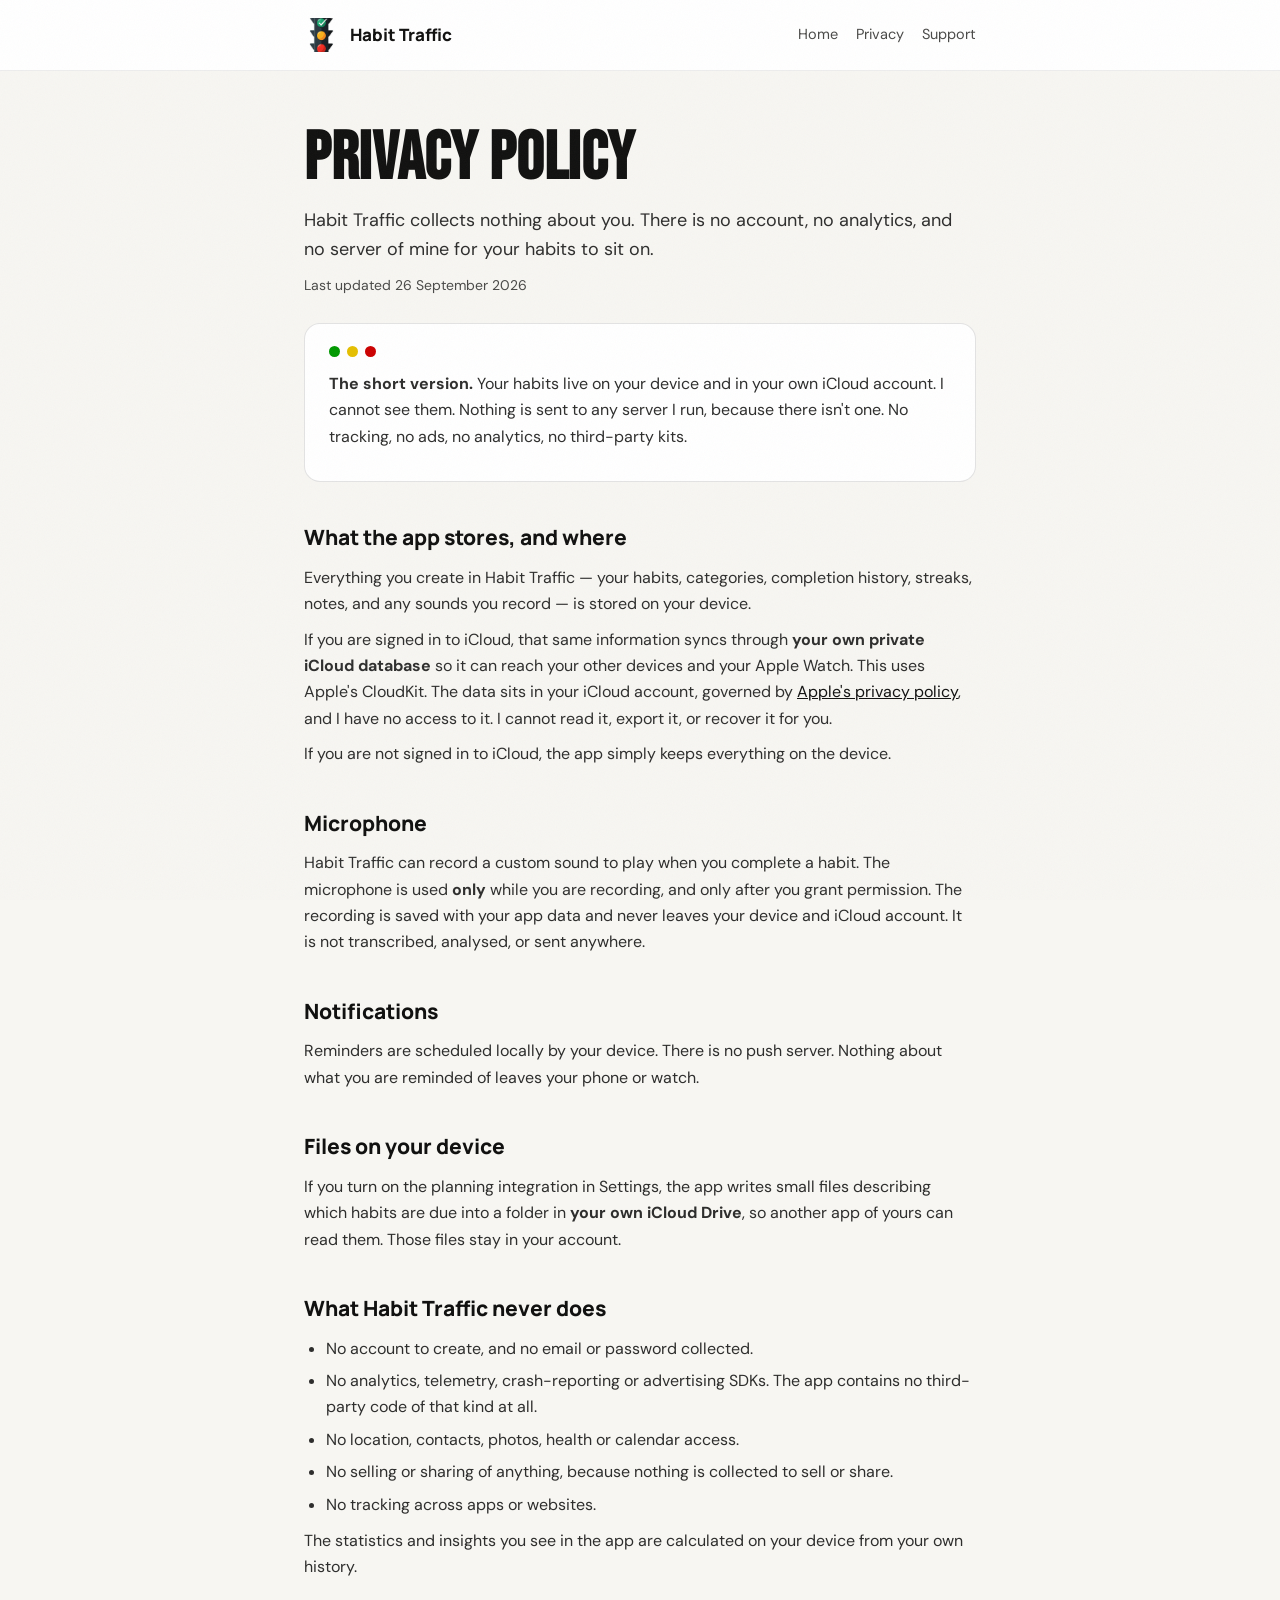
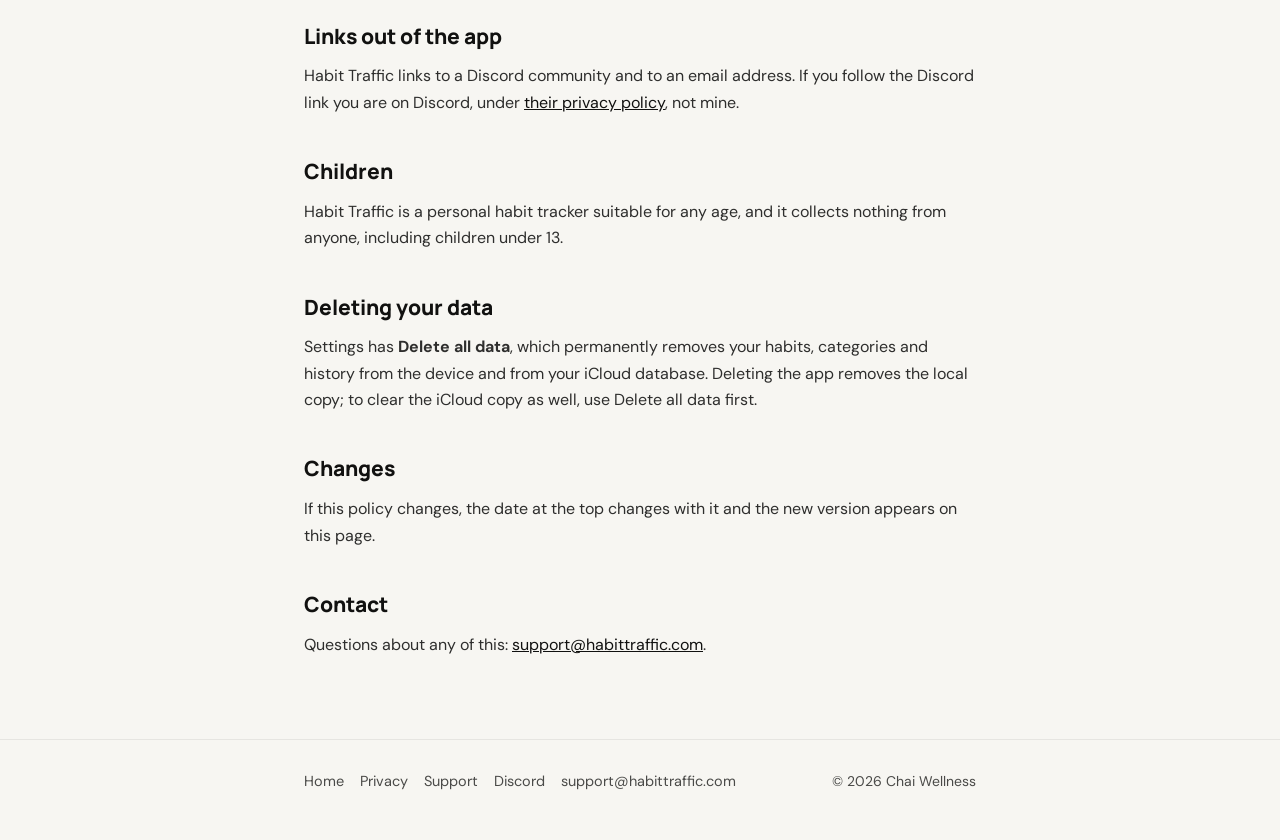
<file: privacy.html>
<!DOCTYPE html>
<html lang="en">
<head>
  <meta charset="UTF-8">
  <meta name="viewport" content="width=device-width, initial-scale=1.0">
  <title>Habit Traffic &mdash; Privacy Policy</title>
  <meta name="description" content="Habit Traffic collects nothing about you. Your habits stay on your device and in your own iCloud account.">
  <link rel="canonical" href="https://habittraffic.com/privacy.html">

  <link rel="icon" href="favicon.ico" sizes="any">
  <link rel="icon" type="image/png" sizes="32x32" href="favicon-32x32.png">
  <link rel="icon" type="image/png" sizes="16x16" href="favicon-16x16.png">
  <link rel="apple-touch-icon" sizes="180x180" href="apple-touch-icon.png">

  <meta property="og:type" content="website">
  <meta property="og:url" content="https://habittraffic.com/privacy.html">
  <meta property="og:site_name" content="Habit Traffic">
  <meta property="og:title" content="Habit Traffic &mdash; Privacy Policy">
  <meta property="og:description" content="Habit Traffic collects nothing about you. Your habits stay on your device and in your own iCloud account.">
  <meta property="og:image" content="https://habittraffic.com/og-image.jpg">
  <meta property="og:image:type" content="image/jpeg">
  <meta property="og:image:width" content="1200">
  <meta property="og:image:height" content="630">

  <link rel="preconnect" href="https://fonts.googleapis.com">
  <link rel="preconnect" href="https://fonts.gstatic.com" crossorigin>
  <link href="https://fonts.googleapis.com/css2?family=Bebas+Neue&family=DM+Sans:opsz,wght@9..40,300;9..40,400;9..40,500&family=Manrope:wght@700;800&display=swap" rel="stylesheet">
  <style>
    :root {
      --green:#009900; --yellow:#E5BF00; --red:#CC0000; --purple:#8000CC;
      --bg:#F7F6F2; --surf:#FFFFFF; --border:rgba(0,0,0,0.07); --border-med:rgba(0,0,0,0.11);
      --text:#111110; --muted:#2E2E2D; --faint:#4A4A48; --dark:#111110;
    }
    *,*::before,*::after { box-sizing:border-box; margin:0; padding:0; }
    html { -webkit-font-smoothing:antialiased; }
    body {
      background:var(--bg); color:var(--text);
      font-family:'DM Sans', system-ui, sans-serif; line-height:1.65;
    }
    body::after {
      content:''; position:fixed; inset:0; pointer-events:none; z-index:9000; opacity:0.035;
      background:url("data:image/svg+xml,%3Csvg xmlns='http://www.w3.org/2000/svg' width='256' height='256'%3E%3Cfilter id='g'%3E%3CfeTurbulence type='fractalNoise' baseFrequency='0.88' numOctaves='4' stitchTiles='stitch'/%3E%3C/filter%3E%3Crect width='256' height='256' filter='url(%23g)'/%3E%3C/svg%3E");
    }
    .f-display { font-family:'Bebas Neue', sans-serif; line-height:0.92; letter-spacing:0.01em; }
    .f-head { font-family:'Manrope', sans-serif; }
    .wrap { max-width:720px; margin:0 auto; padding:0 24px; }
    header { border-bottom:1px solid var(--border); background:var(--surf); }
    header .wrap { display:flex; align-items:center; gap:12px; padding-top:18px; padding-bottom:18px; }
    header img { width:34px; height:34px; border-radius:8px; }
    header a.brand { font-family:'Manrope',sans-serif; font-weight:800; color:var(--text); text-decoration:none; font-size:17px; }
    header nav { margin-left:auto; display:flex; gap:18px; }
    header nav a { color:var(--faint); text-decoration:none; font-size:14.5px; }
    header nav a:hover { color:var(--text); }
    main { padding:56px 0 72px; }
    h1 { font-family:'Bebas Neue',sans-serif; font-size:clamp(44px,8vw,68px); line-height:0.95; letter-spacing:0.01em; }
    .lede { color:var(--muted); font-size:18px; margin-top:14px; }
    .stamp { color:var(--faint); font-size:14px; margin-top:8px; }
    h2 { font-family:'Manrope',sans-serif; font-weight:800; font-size:21px; margin:38px 0 10px; }
    h3 { font-family:'Manrope',sans-serif; font-weight:700; font-size:16.5px; margin:22px 0 4px; }
    p { color:var(--muted); margin:9px 0; }
    ul { margin:10px 0 10px 22px; color:var(--muted); }
    li { margin:6px 0; }
    a { color:var(--text); }
    .card {
      background:var(--surf); border:1px solid var(--border-med); border-radius:16px;
      padding:22px 24px; margin:26px 0;
    }
    .card.short p:first-child { margin-top:0; }
    .lights { display:flex; gap:7px; margin-bottom:14px; }
    .lights span { width:11px; height:11px; border-radius:50%; display:block; }
    .btn {
      display:inline-block; background:var(--dark); color:#fff; text-decoration:none;
      font-family:'Manrope',sans-serif; font-weight:700; font-size:15px;
      padding:13px 22px; border-radius:11px; margin:6px 10px 6px 0;
    }
    .btn.alt { background:var(--surf); color:var(--text); border:1px solid var(--border-med); }
    footer { border-top:1px solid var(--border); padding:30px 0 46px; }
    footer .wrap { display:flex; flex-wrap:wrap; gap:16px; align-items:center; }
    footer a { color:var(--faint); text-decoration:none; font-size:14.5px; }
    footer a:hover { color:var(--text); }
    footer .sp { margin-left:auto; color:var(--faint); font-size:14px; }
    @media (max-width:520px) { footer .sp { margin-left:0; width:100%; } }
  </style>
</head>
<body>
<header>
  <div class="wrap">
    <img src="apple-touch-icon.png" alt="">
    <a class="brand" href="/">Habit Traffic</a>
    <nav><a href="/">Home</a><a href="privacy.html">Privacy</a><a href="support.html">Support</a></nav>
  </div>
</header>
<main><div class="wrap">
<h1>Privacy Policy</h1>
<p class="lede">Habit Traffic collects nothing about you. There is no account, no analytics, and no server of mine for your habits to sit on.</p>
<p class="stamp">Last updated 26 September 2026</p>

<div class="card short">
  <div class="lights"><span style="background:var(--green)"></span><span style="background:var(--yellow)"></span><span style="background:var(--red)"></span></div>
  <p><strong>The short version.</strong> Your habits live on your device and in your own iCloud account. I cannot see them. Nothing is sent to any server I run, because there isn't one. No tracking, no ads, no analytics, no third-party kits.</p>
</div>

<h2>What the app stores, and where</h2>
<p>Everything you create in Habit Traffic &mdash; your habits, categories, completion history, streaks, notes, and any sounds you record &mdash; is stored on your device.</p>
<p>If you are signed in to iCloud, that same information syncs through <strong>your own private iCloud database</strong> so it can reach your other devices and your Apple Watch. This uses Apple's CloudKit. The data sits in your iCloud account, governed by <a href="https://www.apple.com/legal/privacy/">Apple's privacy policy</a>, and I have no access to it. I cannot read it, export it, or recover it for you.</p>
<p>If you are not signed in to iCloud, the app simply keeps everything on the device.</p>

<h2>Microphone</h2>
<p>Habit Traffic can record a custom sound to play when you complete a habit. The microphone is used <strong>only</strong> while you are recording, and only after you grant permission. The recording is saved with your app data and never leaves your device and iCloud account. It is not transcribed, analysed, or sent anywhere.</p>

<h2>Notifications</h2>
<p>Reminders are scheduled locally by your device. There is no push server. Nothing about what you are reminded of leaves your phone or watch.</p>

<h2>Files on your device</h2>
<p>If you turn on the planning integration in Settings, the app writes small files describing which habits are due into a folder in <strong>your own iCloud Drive</strong>, so another app of yours can read them. Those files stay in your account.</p>

<h2>What Habit Traffic never does</h2>
<ul>
  <li>No account to create, and no email or password collected.</li>
  <li>No analytics, telemetry, crash-reporting or advertising SDKs. The app contains no third-party code of that kind at all.</li>
  <li>No location, contacts, photos, health or calendar access.</li>
  <li>No selling or sharing of anything, because nothing is collected to sell or share.</li>
  <li>No tracking across apps or websites.</li>
</ul>
<p>The statistics and insights you see in the app are calculated on your device from your own history.</p>

<h2>Links out of the app</h2>
<p>Habit Traffic links to a Discord community and to an email address. If you follow the Discord link you are on Discord, under <a href="https://discord.com/privacy">their privacy policy</a>, not mine.</p>

<h2>Children</h2>
<p>Habit Traffic is a personal habit tracker suitable for any age, and it collects nothing from anyone, including children under 13.</p>

<h2>Deleting your data</h2>
<p>Settings has <strong>Delete all data</strong>, which permanently removes your habits, categories and history from the device and from your iCloud database. Deleting the app removes the local copy; to clear the iCloud copy as well, use Delete all data first.</p>

<h2>Changes</h2>
<p>If this policy changes, the date at the top changes with it and the new version appears on this page.</p>

<h2>Contact</h2>
<p>Questions about any of this: <a href="mailto:support@habittraffic.com">support@habittraffic.com</a>.</p>
</div></main>
<footer><div class="wrap">
  <a href="/">Home</a>
  <a href="privacy.html">Privacy</a>
  <a href="support.html">Support</a>
  <a href="https://discord.gg/UMyVU4ZVkx">Discord</a>
  <a href="mailto:support@habittraffic.com">support@habittraffic.com</a>
  <span class="sp">&copy; 2026 Chai Wellness</span>
</div></footer>
</body>
</html>
</file>
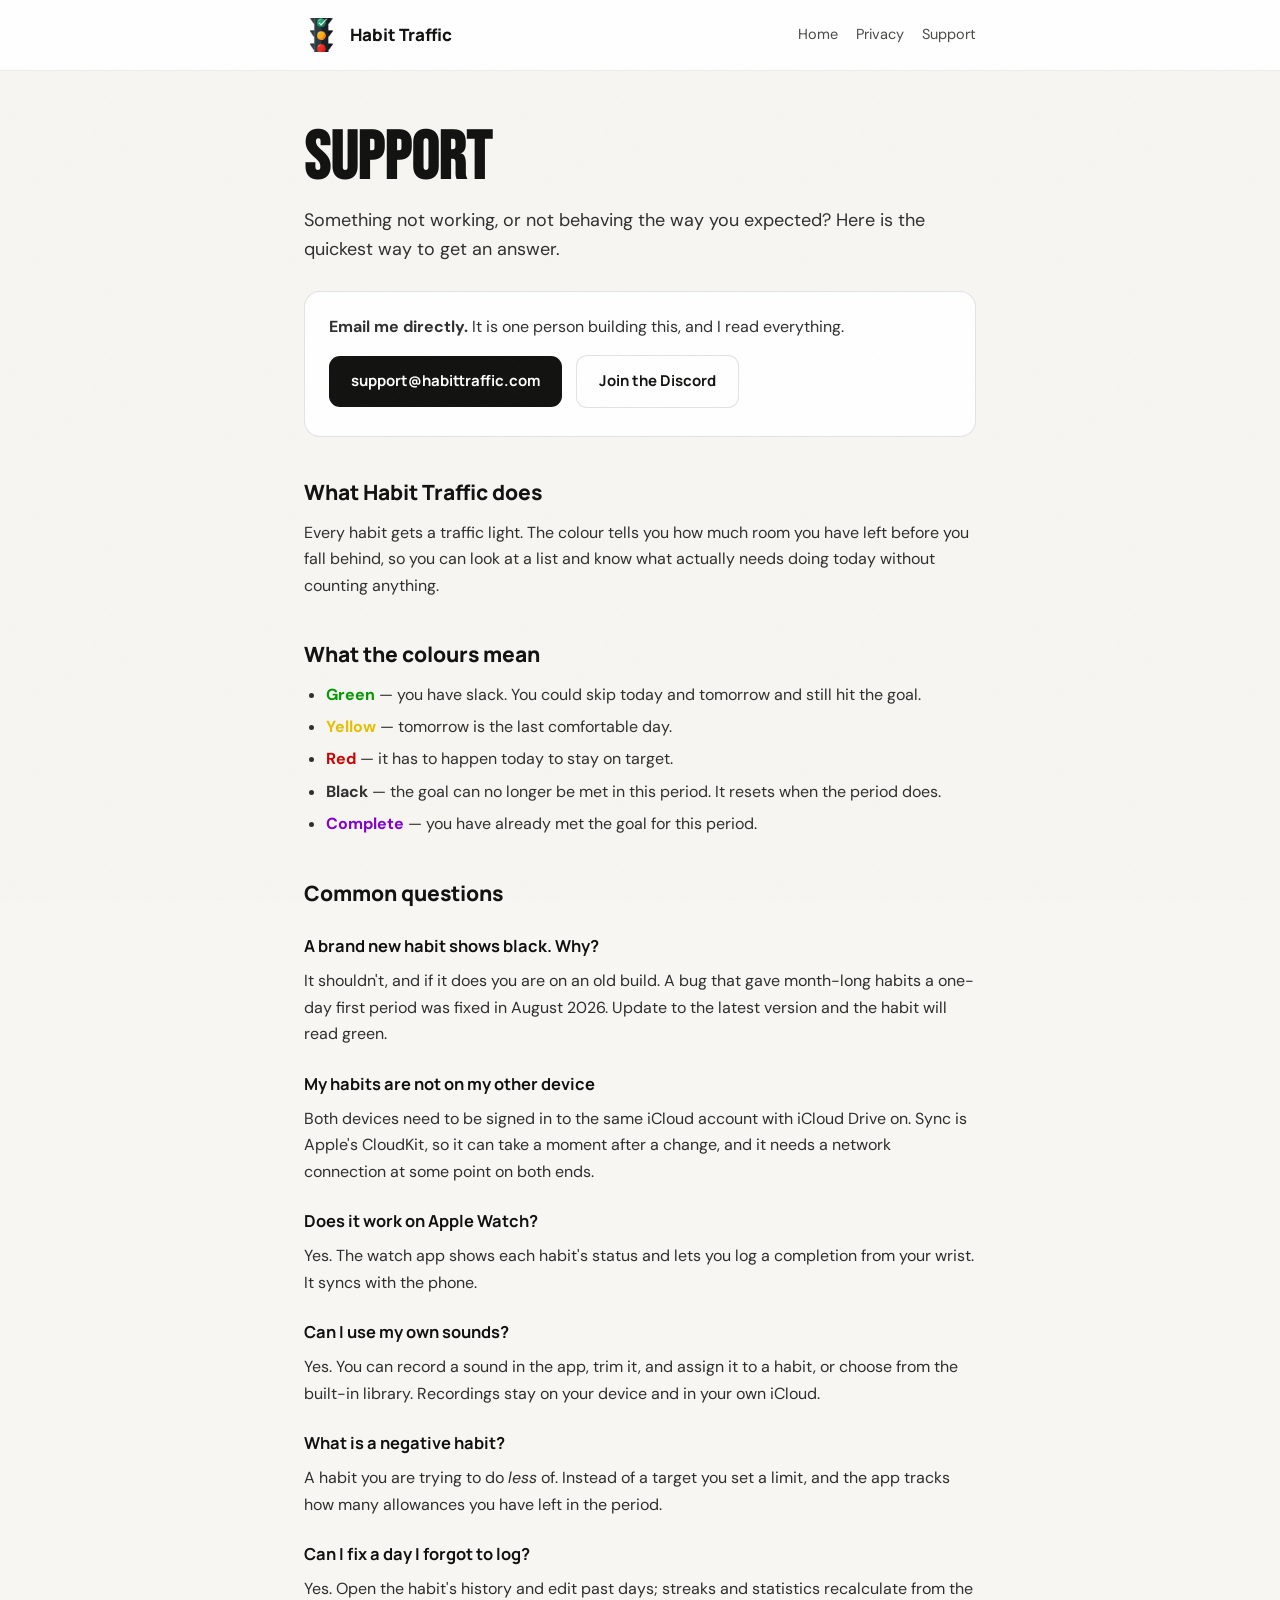
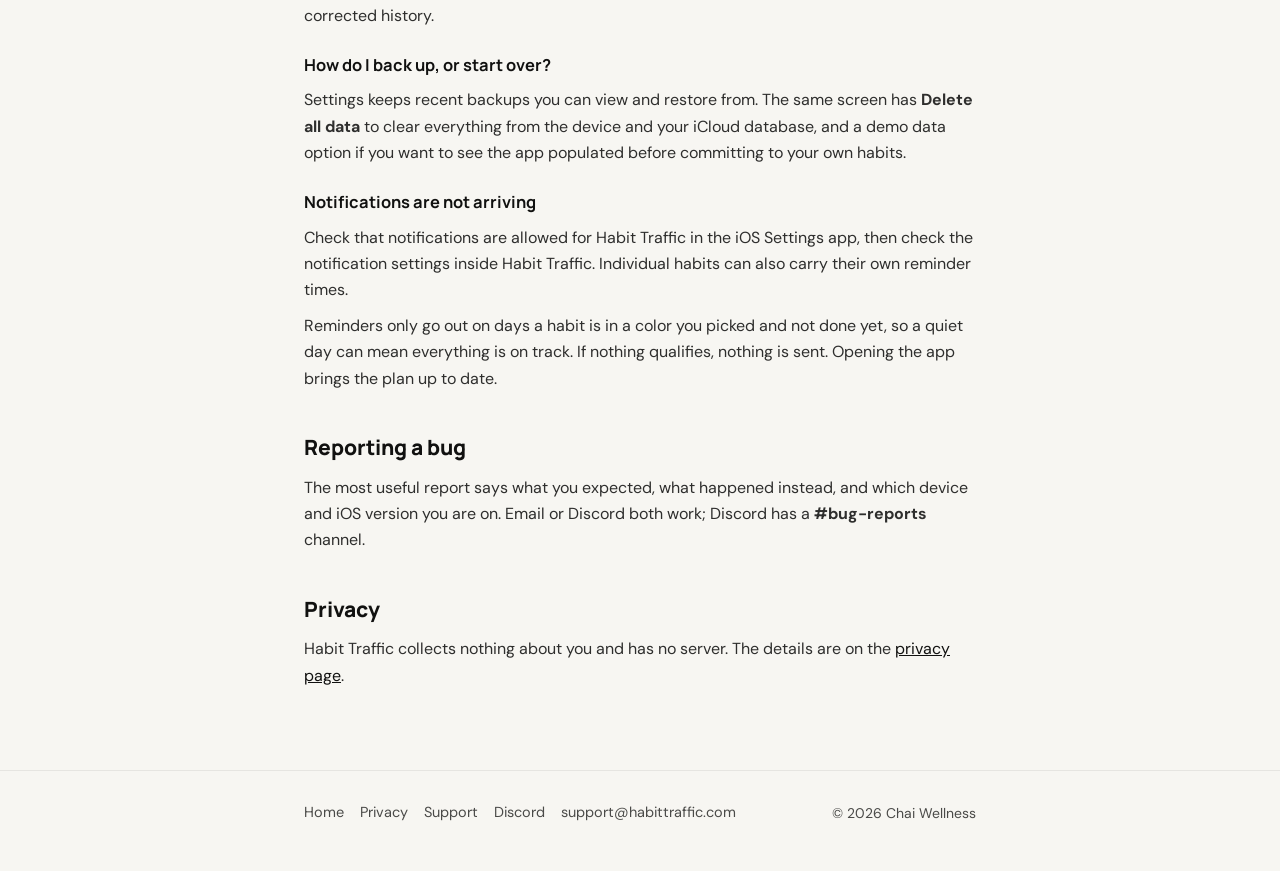
<file: support.html>
<!DOCTYPE html>
<html lang="en">
<head>
  <meta charset="UTF-8">
  <meta name="viewport" content="width=device-width, initial-scale=1.0">
  <title>Habit Traffic &mdash; Support</title>
  <meta name="description" content="Help with Habit Traffic: what the traffic light colours mean, syncing, the Apple Watch app, custom sounds, and how to get in touch.">
  <link rel="canonical" href="https://habittraffic.com/support.html">

  <link rel="icon" href="favicon.ico" sizes="any">
  <link rel="icon" type="image/png" sizes="32x32" href="favicon-32x32.png">
  <link rel="icon" type="image/png" sizes="16x16" href="favicon-16x16.png">
  <link rel="apple-touch-icon" sizes="180x180" href="apple-touch-icon.png">

  <meta property="og:type" content="website">
  <meta property="og:url" content="https://habittraffic.com/support.html">
  <meta property="og:site_name" content="Habit Traffic">
  <meta property="og:title" content="Habit Traffic &mdash; Support">
  <meta property="og:description" content="Help with Habit Traffic: what the traffic light colours mean, syncing, the Apple Watch app, custom sounds, and how to get in touch.">
  <meta property="og:image" content="https://habittraffic.com/og-image.jpg">
  <meta property="og:image:type" content="image/jpeg">
  <meta property="og:image:width" content="1200">
  <meta property="og:image:height" content="630">

  <link rel="preconnect" href="https://fonts.googleapis.com">
  <link rel="preconnect" href="https://fonts.gstatic.com" crossorigin>
  <link href="https://fonts.googleapis.com/css2?family=Bebas+Neue&family=DM+Sans:opsz,wght@9..40,300;9..40,400;9..40,500&family=Manrope:wght@700;800&display=swap" rel="stylesheet">
  <style>
    :root {
      --green:#009900; --yellow:#E5BF00; --red:#CC0000; --purple:#8000CC;
      --bg:#F7F6F2; --surf:#FFFFFF; --border:rgba(0,0,0,0.07); --border-med:rgba(0,0,0,0.11);
      --text:#111110; --muted:#2E2E2D; --faint:#4A4A48; --dark:#111110;
    }
    *,*::before,*::after { box-sizing:border-box; margin:0; padding:0; }
    html { -webkit-font-smoothing:antialiased; }
    body {
      background:var(--bg); color:var(--text);
      font-family:'DM Sans', system-ui, sans-serif; line-height:1.65;
    }
    body::after {
      content:''; position:fixed; inset:0; pointer-events:none; z-index:9000; opacity:0.035;
      background:url("data:image/svg+xml,%3Csvg xmlns='http://www.w3.org/2000/svg' width='256' height='256'%3E%3Cfilter id='g'%3E%3CfeTurbulence type='fractalNoise' baseFrequency='0.88' numOctaves='4' stitchTiles='stitch'/%3E%3C/filter%3E%3Crect width='256' height='256' filter='url(%23g)'/%3E%3C/svg%3E");
    }
    .f-display { font-family:'Bebas Neue', sans-serif; line-height:0.92; letter-spacing:0.01em; }
    .f-head { font-family:'Manrope', sans-serif; }
    .wrap { max-width:720px; margin:0 auto; padding:0 24px; }
    header { border-bottom:1px solid var(--border); background:var(--surf); }
    header .wrap { display:flex; align-items:center; gap:12px; padding-top:18px; padding-bottom:18px; }
    header img { width:34px; height:34px; border-radius:8px; }
    header a.brand { font-family:'Manrope',sans-serif; font-weight:800; color:var(--text); text-decoration:none; font-size:17px; }
    header nav { margin-left:auto; display:flex; gap:18px; }
    header nav a { color:var(--faint); text-decoration:none; font-size:14.5px; }
    header nav a:hover { color:var(--text); }
    main { padding:56px 0 72px; }
    h1 { font-family:'Bebas Neue',sans-serif; font-size:clamp(44px,8vw,68px); line-height:0.95; letter-spacing:0.01em; }
    .lede { color:var(--muted); font-size:18px; margin-top:14px; }
    .stamp { color:var(--faint); font-size:14px; margin-top:8px; }
    h2 { font-family:'Manrope',sans-serif; font-weight:800; font-size:21px; margin:38px 0 10px; }
    h3 { font-family:'Manrope',sans-serif; font-weight:700; font-size:16.5px; margin:22px 0 4px; }
    p { color:var(--muted); margin:9px 0; }
    ul { margin:10px 0 10px 22px; color:var(--muted); }
    li { margin:6px 0; }
    a { color:var(--text); }
    .card {
      background:var(--surf); border:1px solid var(--border-med); border-radius:16px;
      padding:22px 24px; margin:26px 0;
    }
    .card.short p:first-child { margin-top:0; }
    .lights { display:flex; gap:7px; margin-bottom:14px; }
    .lights span { width:11px; height:11px; border-radius:50%; display:block; }
    .btn {
      display:inline-block; background:var(--dark); color:#fff; text-decoration:none;
      font-family:'Manrope',sans-serif; font-weight:700; font-size:15px;
      padding:13px 22px; border-radius:11px; margin:6px 10px 6px 0;
    }
    .btn.alt { background:var(--surf); color:var(--text); border:1px solid var(--border-med); }
    footer { border-top:1px solid var(--border); padding:30px 0 46px; }
    footer .wrap { display:flex; flex-wrap:wrap; gap:16px; align-items:center; }
    footer a { color:var(--faint); text-decoration:none; font-size:14.5px; }
    footer a:hover { color:var(--text); }
    footer .sp { margin-left:auto; color:var(--faint); font-size:14px; }
    @media (max-width:520px) { footer .sp { margin-left:0; width:100%; } }
  </style>
</head>
<body>
<header>
  <div class="wrap">
    <img src="apple-touch-icon.png" alt="">
    <a class="brand" href="/">Habit Traffic</a>
    <nav><a href="/">Home</a><a href="privacy.html">Privacy</a><a href="support.html">Support</a></nav>
  </div>
</header>
<main><div class="wrap">
<h1>Support</h1>
<p class="lede">Something not working, or not behaving the way you expected? Here is the quickest way to get an answer.</p>

<div class="card short">
  <p><strong>Email me directly.</strong> It is one person building this, and I read everything.</p>
  <a class="btn" href="mailto:support@habittraffic.com">support@habittraffic.com</a>
  <a class="btn alt" href="https://discord.gg/UMyVU4ZVkx">Join the Discord</a>
</div>

<h2>What Habit Traffic does</h2>
<p>Every habit gets a traffic light. The colour tells you how much room you have left before you fall behind, so you can look at a list and know what actually needs doing today without counting anything.</p>

<h2>What the colours mean</h2>
<ul>
  <li><strong style="color:var(--green)">Green</strong> &mdash; you have slack. You could skip today and tomorrow and still hit the goal.</li>
  <li><strong style="color:var(--yellow)">Yellow</strong> &mdash; tomorrow is the last comfortable day.</li>
  <li><strong style="color:var(--red)">Red</strong> &mdash; it has to happen today to stay on target.</li>
  <li><strong>Black</strong> &mdash; the goal can no longer be met in this period. It resets when the period does.</li>
  <li><strong style="color:var(--purple)">Complete</strong> &mdash; you have already met the goal for this period.</li>
</ul>

<h2>Common questions</h2>

<h3>A brand new habit shows black. Why?</h3>
<p>It shouldn't, and if it does you are on an old build. A bug that gave month-long habits a one-day first period was fixed in August 2026. Update to the latest version and the habit will read green.</p>

<h3>My habits are not on my other device</h3>
<p>Both devices need to be signed in to the same iCloud account with iCloud Drive on. Sync is Apple's CloudKit, so it can take a moment after a change, and it needs a network connection at some point on both ends.</p>

<h3>Does it work on Apple Watch?</h3>
<p>Yes. The watch app shows each habit's status and lets you log a completion from your wrist. It syncs with the phone.</p>

<h3>Can I use my own sounds?</h3>
<p>Yes. You can record a sound in the app, trim it, and assign it to a habit, or choose from the built-in library. Recordings stay on your device and in your own iCloud.</p>

<h3>What is a negative habit?</h3>
<p>A habit you are trying to do <em>less</em> of. Instead of a target you set a limit, and the app tracks how many allowances you have left in the period.</p>

<h3>Can I fix a day I forgot to log?</h3>
<p>Yes. Open the habit's history and edit past days; streaks and statistics recalculate from the corrected history.</p>

<h3>How do I back up, or start over?</h3>
<p>Settings keeps recent backups you can view and restore from. The same screen has <strong>Delete all data</strong> to clear everything from the device and your iCloud database, and a demo data option if you want to see the app populated before committing to your own habits.</p>

<h3>Notifications are not arriving</h3>
<p>Check that notifications are allowed for Habit Traffic in the iOS Settings app, then check the notification settings inside Habit Traffic. Individual habits can also carry their own reminder times.</p>
<p>Reminders only go out on days a habit is in a color you picked and not done yet, so a quiet day can mean everything is on track. If nothing qualifies, nothing is sent. Opening the app brings the plan up to date.</p>

<h2>Reporting a bug</h2>
<p>The most useful report says what you expected, what happened instead, and which device and iOS version you are on. Email or Discord both work; Discord has a <strong>#bug-reports</strong> channel.</p>

<h2>Privacy</h2>
<p>Habit Traffic collects nothing about you and has no server. The details are on the <a href="privacy.html">privacy page</a>.</p>
</div></main>
<footer><div class="wrap">
  <a href="/">Home</a>
  <a href="privacy.html">Privacy</a>
  <a href="support.html">Support</a>
  <a href="https://discord.gg/UMyVU4ZVkx">Discord</a>
  <a href="mailto:support@habittraffic.com">support@habittraffic.com</a>
  <span class="sp">&copy; 2026 Chai Wellness</span>
</div></footer>
</body>
</html>
</file>
